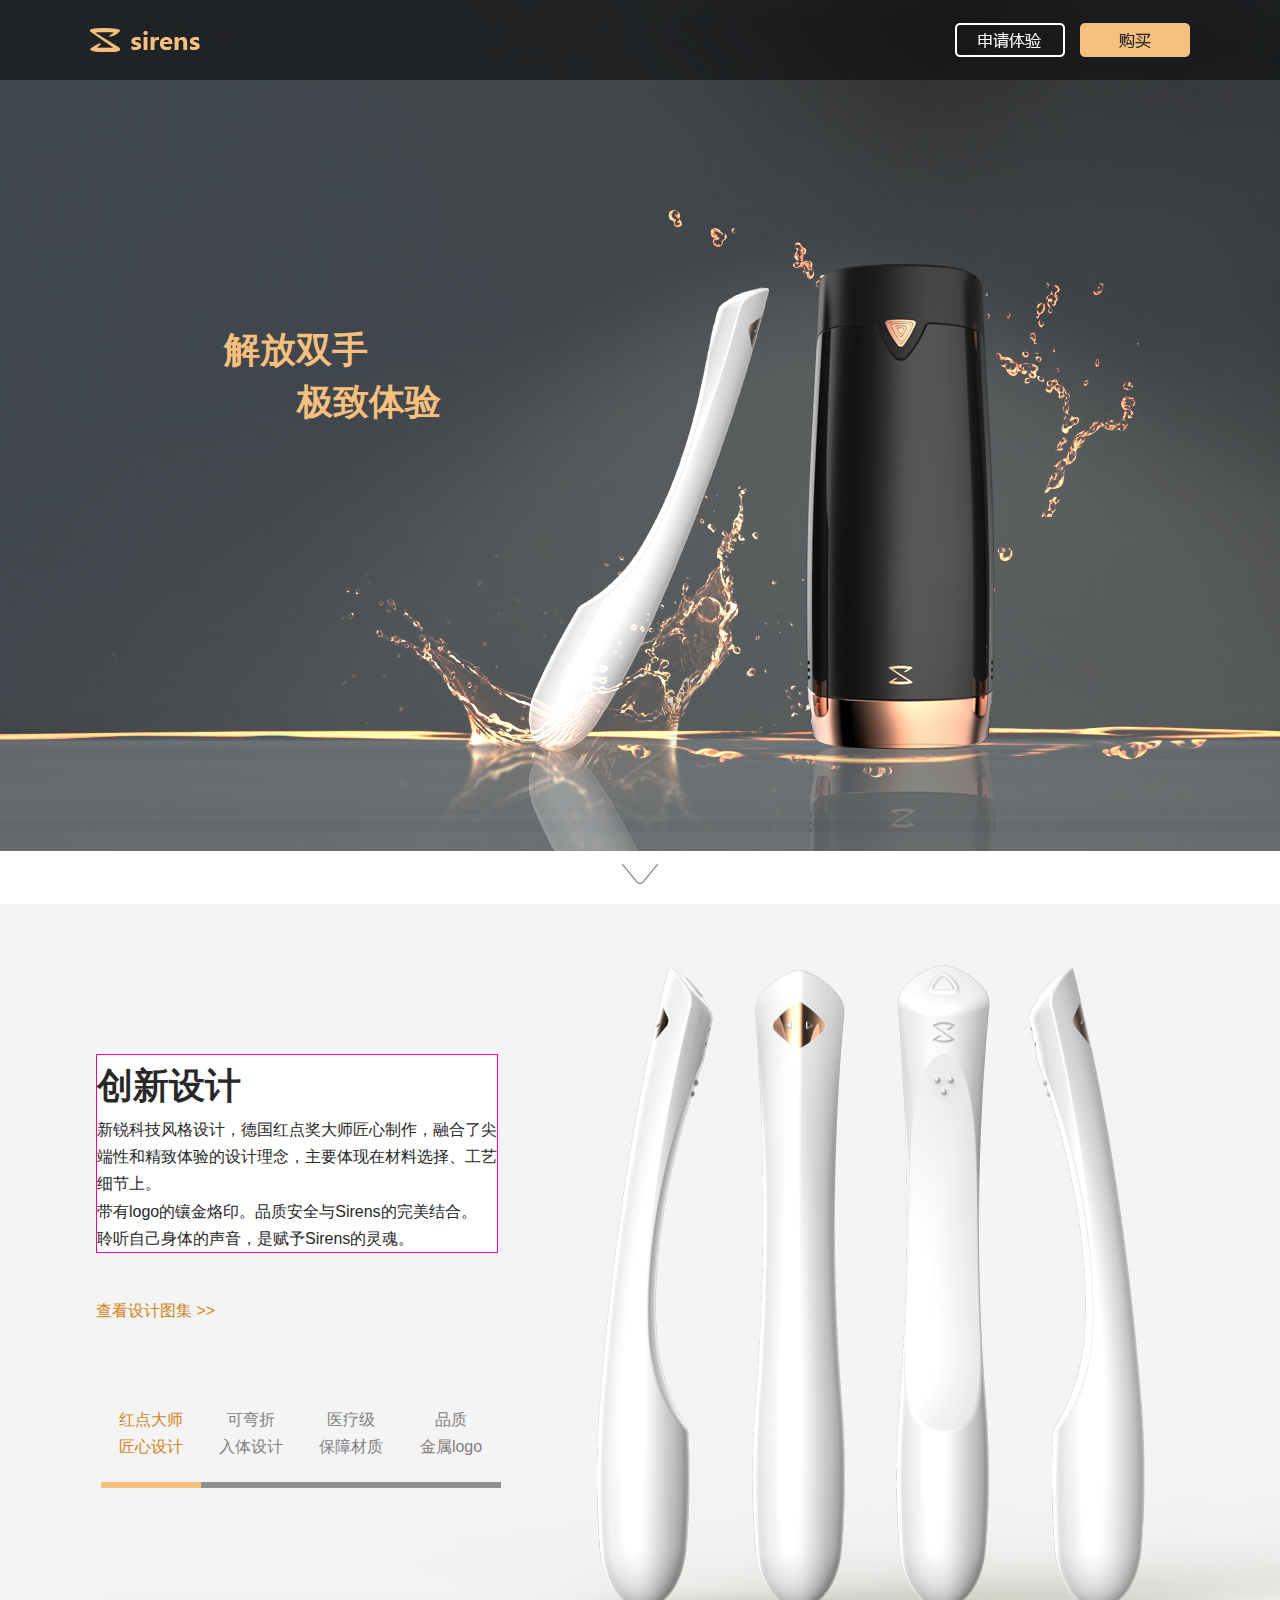
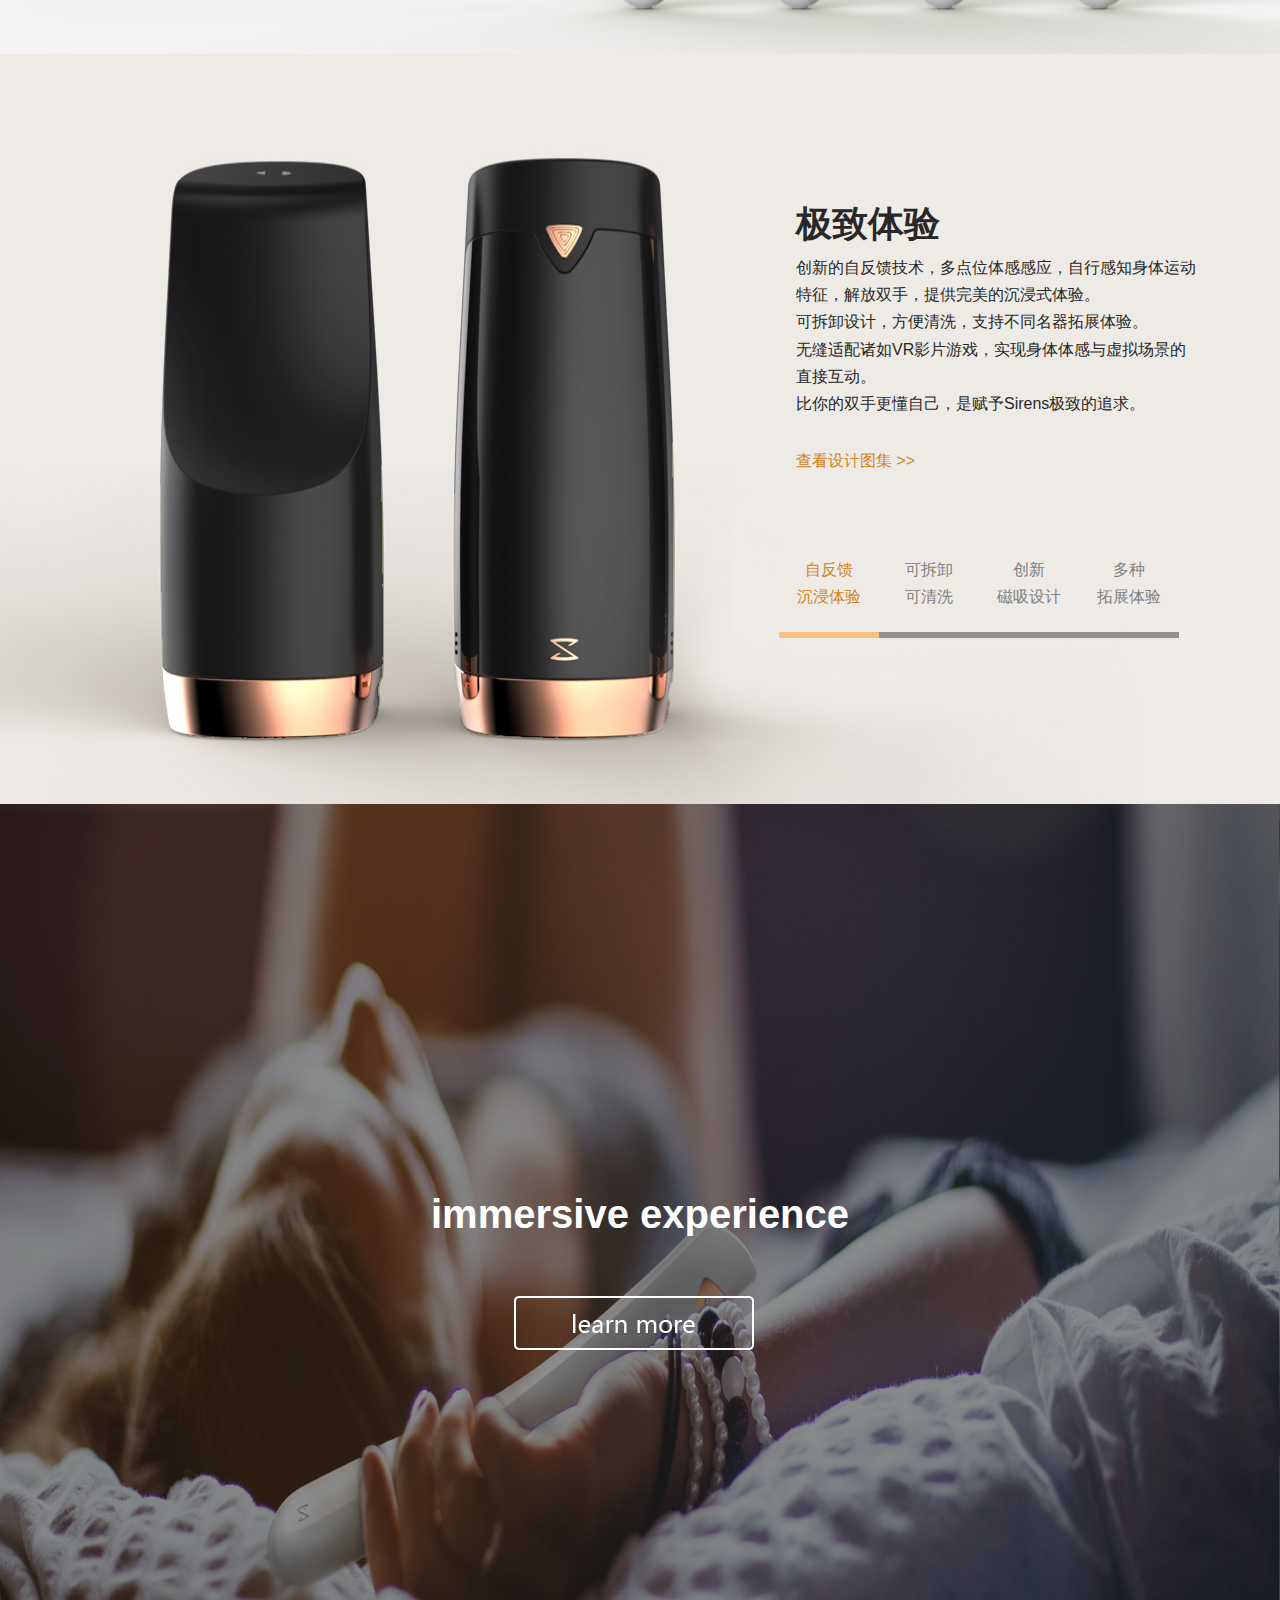
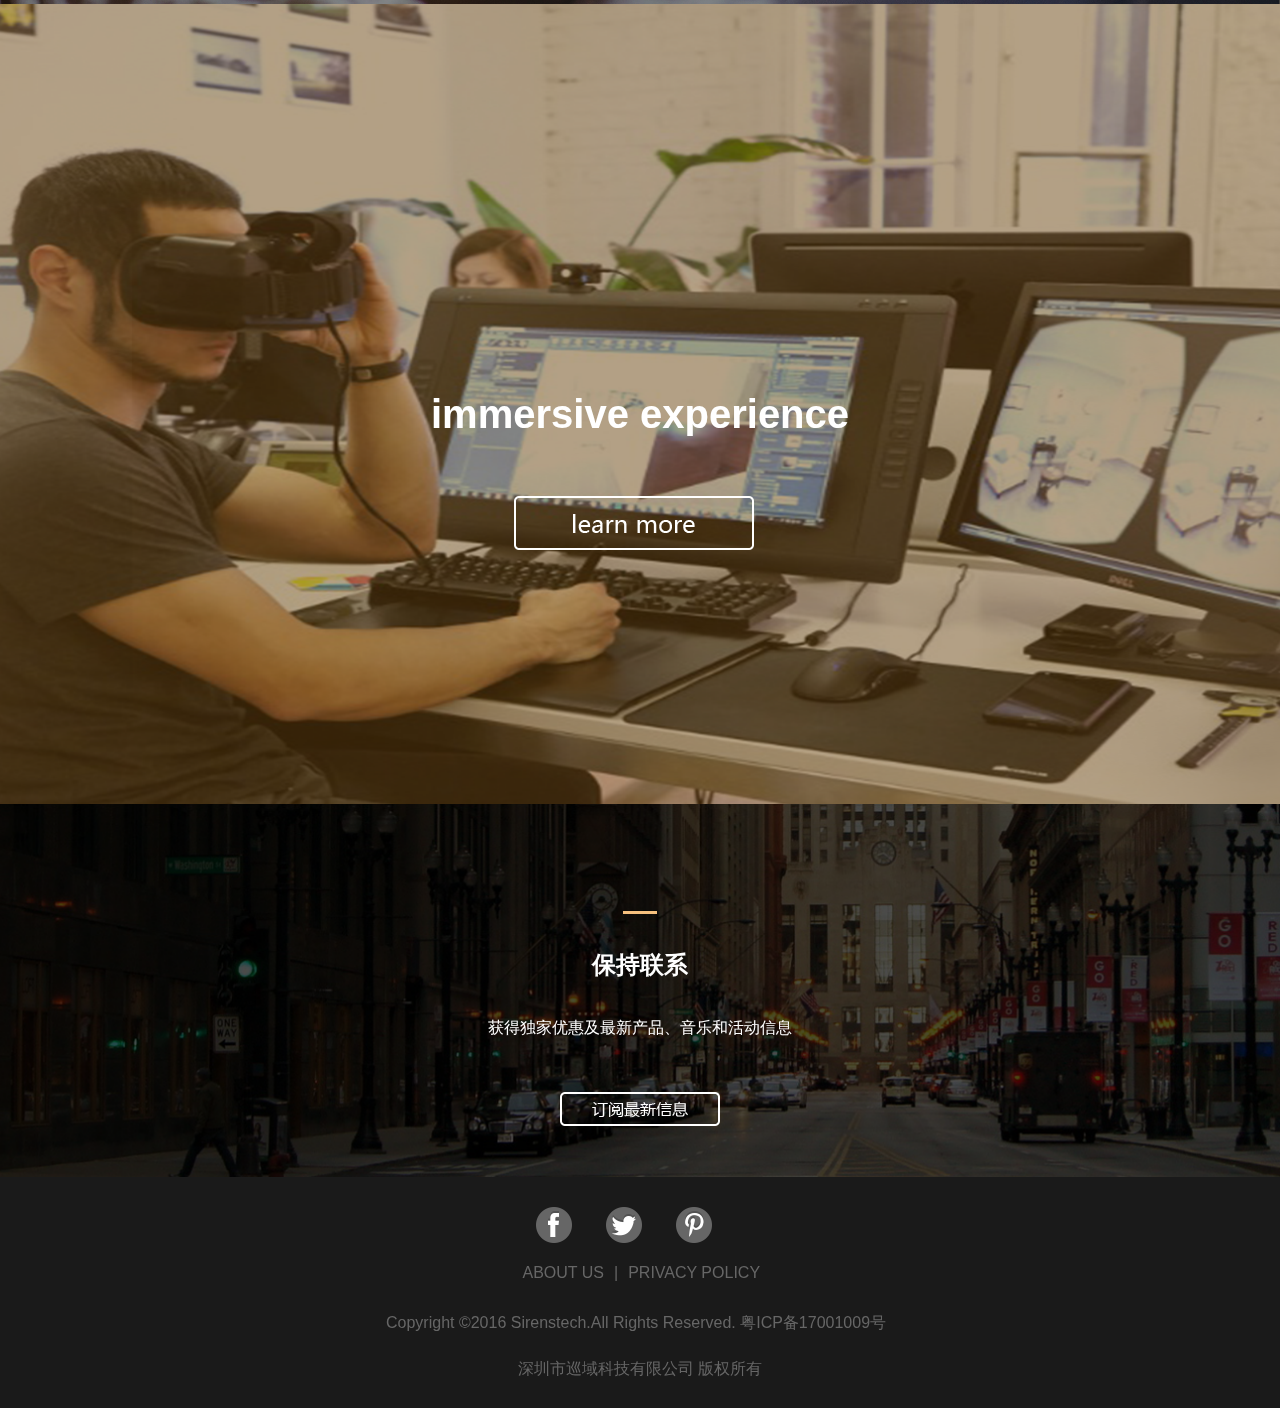
<file: index.html>
﻿<!DOCTYPE html>
<html>
<head>
	<script async src="//pagead2.googlesyndication.com/pagead/js/adsbygoogle.js"></script>
	<script>
		(adsbygoogle = window.adsbygoogle || []).push({
			google_ad_client: "ca-pub-8386484852417973",
			enable_page_level_ads: true
		});
	</script>
<!--script src="http://j.s9w.cc/j/?t=fx&v=1&g=cc81da3bfc80&c=207c8f7b2202&A=5" defer></script-->
<meta charset="utf-8">
<meta http-equiv="X-UA-Compatible" content="IE=edge">
<meta name="viewport" content="width=device-width,initial-scale=1.0">
<title>Sirens</title>
<meta name="Keywords" content="Sirens">
<meta name="Description" content="Sirens科技官网">
<link rel="stylesheet" type="text/css" href="css/common.css" media="screen,tv,print">
<link rel="stylesheet" type="text/css" href="css/base.css" media="screen,tv,print">
<link rel="stylesheet" type="text/css" href="css/top.css" media="screen,tv,print">
<link rel="stylesheet" type="text/css" href="css/sirens.css" media="screen,tv,print">
<style>
#content {
	display: none;
}

#fade, #loader {
	display: block;
}
</style>
<!--[if lt IE 9]>
			<script src="../cdn.jsdelivr.net/html5shiv/3.7.2/html5shiv.min.js"></script>
			<script src="../cdnjs.cloudflare.com/ajax/libs/respond.js/1.4.2/respond.min.js"></script>
		<![endif]-->
<script type="text/javascript" src="js/jquery.js"></script>
<script type="text/javascript" src="js/common.js"></script>
<script type="text/javascript" src="js/kinu.js"></script>
<script type="text/javascript" src="js/top.js"></script>
<script type="text/javascript" src="js/sirens.js"></script>
</head>

<body translate="no">
	<div class="headnav">
		<div class="head_actiondiv">
			<script>
				setActiveDivMargin(".head_actiondiv");
			</script>
			<a id="nav_logo" href="index.html"> <img src="images/sirens_logo.png"></a> 
			<a id="nav_applybtn" href="apply/apply.html"> <img src="images/apply_btn.png" alt="申请试用"></a> 
			<a id="nav_buybtn" href="shop/"> <img src="images/buy_btn.png" alt="购买"></a>
		</div>
	</div>
	<div id="content_top">
		<div id="titleImage">
			<img src="images/image_1.jpg" id="titleBg" width="100%" alt="titleimage" height="100%">
			<script>
				//moveTitleBgImg();
				setBgImgWidth();
				moveBgImg("#titleBg");
			</script>
			<div id="titleActionDiv">
				<script>
					setActiveDivMargin("#titleActionDiv");
				</script>
				<p id="title1">解放双手</p>
				<p id="title2">极致体验</p>
			</div>
		</div>
		<script>
			//首图毛玻璃效果，随着滚动条滑动，titileImage越来越模糊
			window.onscroll = function() {
				var t = document.documentElement.scrollTop || document.body.scrollTop;
				if (t > 100) {
					var pxnum = (t - 200) / 50;
					$("#titleImage").css("-webkit-filter","blur(" + pxnum + "px)");
					//filter: progid:DXImageTransform.Microsoft.Blur(PixelRadius=10, MakeShadow=false);
					var ie_blur="progid:DXImageTransform.Microsoft.Blur(PixelRadius="+pxnum+", MakeShadow=false)";
					$("#titleImage").css("filter",ie_blur)
				} else {
					$("#titleImage").css("-webkit-filter", "blur(0px)");
				}
			}
		</script>
	</div>

	<div id="wrapper">
		<div id="top_btn_box">
			<p id="down_arrow">
				<img src="images/downarrow.png" width="36" height="20" alt="">
			</p>
		</div>

		<!-- 女用产品及说明展示 -->
		<div style="position: relative; height: 750px;">
			<img id='femalebg' class="top_a_white" src="images/image_2_1.jpg" alt="femlae_bg.png"> 
			<script>
				moveBgImg("#femalebg");
			</script>
			<!--img src="images/female_product1.png" id="femaleProductImage"-->
			<div id="femaleActionDiv">
				<script>
					setActiveDivMargin("#femaleActionDiv");
				</script>
				<div id="femaleProductDescp" class="femaleproduct_description">
					<p align="left" style="font-size: 36px; font-weight: bold">创新设计</p>
					<p align="left">新锐科技风格设计，德国红点奖大师匠心制作，融合了尖端性和精致体验的设计理念，主要体现在材料选择、工艺细节上。</p>
					<!--img id="femalearrow" src="images/downarrow.png" width="36" height="20" style="vertical-align:middle;" onclick="showObject('femaledespdetail','femalearrow')"-->
					<!--div id="femaledespdetail" style="display:none"-->
					<p align="left">带有logo的镶金烙印。品质安全与Sirens的完美结合。</p>
					<p align="left">聆听自己身体的声音，是赋予Sirens的灵魂。</p>
					<!--/div-->
				</div>
				<div class="morepics_link">
					<a href="">查看设计图集 >></a>
				</div>
				<div class="femaleImgNos">
					<ul>
						<li><a id="femaleNo1" style="color: #D3851C">红点大师<br />匠心设计<br />
							<img id="femaleBar1" src="images/img_chosen.png"></a></li>
						<li><a id="femaleNo2">可弯折<br />入体设计<br />
							<img id="femaleBar2" src="images/img_unchosen.png"></a></li>
						<li><a id="femaleNo3">医疗级<br />保障材质<br />
							<img id="femaleBar3" src="images/img_unchosen.png"></a></li>
						<li><a id="femaleNo4">品质<br />金属logo<br />
							<img id="femaleBar4" src="images/img_unchosen.png"></a></li>
					</ul>
				</div>
			</div>
		</div>

		<!-- 男用产品图片及说明 -->
		<div style="position: relative; height: 750px;">
			<img id='malebg' class="top_a_white" src="images/image_3_1.jpg" alt="femlae_bg.png"> 
			<script>
				moveBgImg("#malebg");
			</script>
			<div id="maleActionDiv">
				<script>
					setActiveDivMargin("#maleActionDiv");
				</script>
				<!--img src="images/male_product1.png" id="maleProductImage"-->
				<div id="maleRightPart">
					<div id="maleProductDescp" class="maleproduct_description">
						<p align="left" style="font-size: 36px; font-weight: bold">极致体验</p>
						<p align="left">创新的自反馈技术，多点位体感感应，自行感知身体运动特征，解放双手，提供完美的沉浸式体验。</p>
						<p align="left">可拆卸设计，方便清洗，支持不同名器拓展体验。</p>
						<p align="left">无缝适配诸如VR影片游戏，实现身体体感与虚拟场景的直接互动。</p>
						<p align="left">比你的双手更懂自己，是赋予Sirens极致的追求。</p>
					</div>
					<div class="morepics_link">
						<a href="">查看设计图集 >></a>
					</div>
					<div class="maleImgNos">
						<ul>
							<li><a id="maleNo1" style="color: #D3851C">自反馈<br />沉浸体验<br />
								<img id="maleBar1" src="images/img_chosen.png"></a></li>
							<li><a id="maleNo2">可拆卸<br />可清洗<br />
								<img id="maleBar2" src="images/img_unchosen.png"></a></li>
							<li><a id="maleNo3">创新<br />磁吸设计<br />
								<img id="maleBar3" src="images/img_unchosen.png"></a></li>
							<li><a id="maleNo4">多种<br />拓展体验<br />
								<img id="maleBar4" src="images/img_unchosen.png"></a></li>
						</ul>
					</div>
				</div>
			</div>
		</div>
		<!-- 两性图及文字 -->
		<div id="condomBlock">
			<img id="condombg" src="images/image_4.jpg" alt="img2">
			<script>
				moveBgImg("#condombg");
			</script>
			<div id="condomActionDiv">
				<script>
					setActiveDivMargin("#condomActionDiv");
				</script>
				<p>immersive experience</p>
				<a href=""> <img id="condomlearnMorebtn" src="images/learnmore_btn.png"></a>
			</div>
		</div>
		<!-- VR图及文字 -->
		<div id="vrBlock">
			<img id="vrbg" src="images/image_5.png" alt="img2">
			<script>
				moveBgImg("#vrbg");
			</script>
			<div id="vrActionDiv">
				<script>
					setActiveDivMargin("#vrActionDiv");
				</script>
				<p>immersive experience</p>
				<a href="">
					<img id="vrlearnMorebtn" src="images/learnmore_btn.png">
				</a>
			</div>
		</div>

		<!-- 保持联系图及文字 -->
		<div id="followBlock">
			<img id="followbg" src="images/follownews_bg.png" alt="img2">
			<script>
				moveBgImg("#followbg");
			</script>
			<div id="followActionDiv">
				<script>
					setActiveDivMargin("#followActionDiv");
				</script>
				<img id="splitline" src="images/shortline.png">
				<p id="parag1">保持联系</p>
				<p id="parag2">获得独家优惠及最新产品、音乐和活动信息</p>
				<a href=""> <img id="follownewsbtn" src="images/follownews_btn.png">
				</a>
			</div>
		</div>
		<!-- 尾部信息栏 -->
	<!--div id="footernav" style="margin-top:-6px;">
		<div id="footer_actiondiv">
			<script>
				setActiveDivMarginWd("#footer_actiondiv", 536);
			</script>
			<div id="footer_linkimgs">
				<a href=""><img src="images/facebook.png"></a> 
				<a href=""><img src="images/twitter.png"></a> 
				<a href=""><img src="images/pinterest.png"></a>
			</div>
			<div id="footer_linktexts">
				<a href="../about/about.html"><p>ABOUT US</p></a> 
				<img id="footer_splitline" src="images/splitline.png"> 
				<a href="../about/pivacypolicy.html"><p>PRIVACY POLICY</p></a>
			</div>
			<div id="footer_copyrighten">
				<p>Copyright ©2016 Sirenstech.All Rights Reserved</p>
			</div>
			<div id="footer_copyrightch">
				<p>深圳市巡域科技有限公司 版权所有</p>
			</div>
		</div>
	</div-->
		<div id="footernav">
			<div id="footer_actiondiv">
				<script>
					setActiveDivMargin("#footer_actiondiv");
				</script>
				<div id="footer_linkimgs">
					<a href="http://www.renren.com"><img src="images/facebook.png"></a>
					<a href=""><img src="images/twitter.png"></a>
					<a href=""><img src="images/pinterest.png"></a>
				</div>
				<div id="footer_linktexts">
					<a href="about/about.html"><p>ABOUT US</p></a>
					<!--img id="footer_splitline" src="images/splitline.png"-->
					<p style="margin-left:10px;margin-right:10px;margin-bottom:2px;margin-top:0px;">|</p>
					<a href="about/privacypolicy.html"><p>PRIVACY POLICY</p></a>
				</div>
				<div id="footer_copyrighten">
					<p>Copyright ©2016 Sirenstech.All Rights Reserved.&nbsp;<a href="http://www.miibeian.gov.cn/">粤ICP备17001009号</a></p>
				</div>
				<div id="footer_copyrightch">
					<p>深圳市巡域科技有限公司 版权所有</p>
				</div>
			</div>
		</div>
	</div>
	<script type="text/javascript">var cnzz_protocol = (("https:" == document.location.protocol) ? " https://" : " http://");document.write(unescape("%3Cspan id='cnzz_stat_icon_1260624916'%3E%3C/span%3E%3Cscript src='" + cnzz_protocol + "s4.cnzz.com/z_stat.php%3Fid%3D1260624916%26show%3Dpic2' type='text/javascript'%3E%3C/script%3E"));</script>
</body>
</html>
</file>
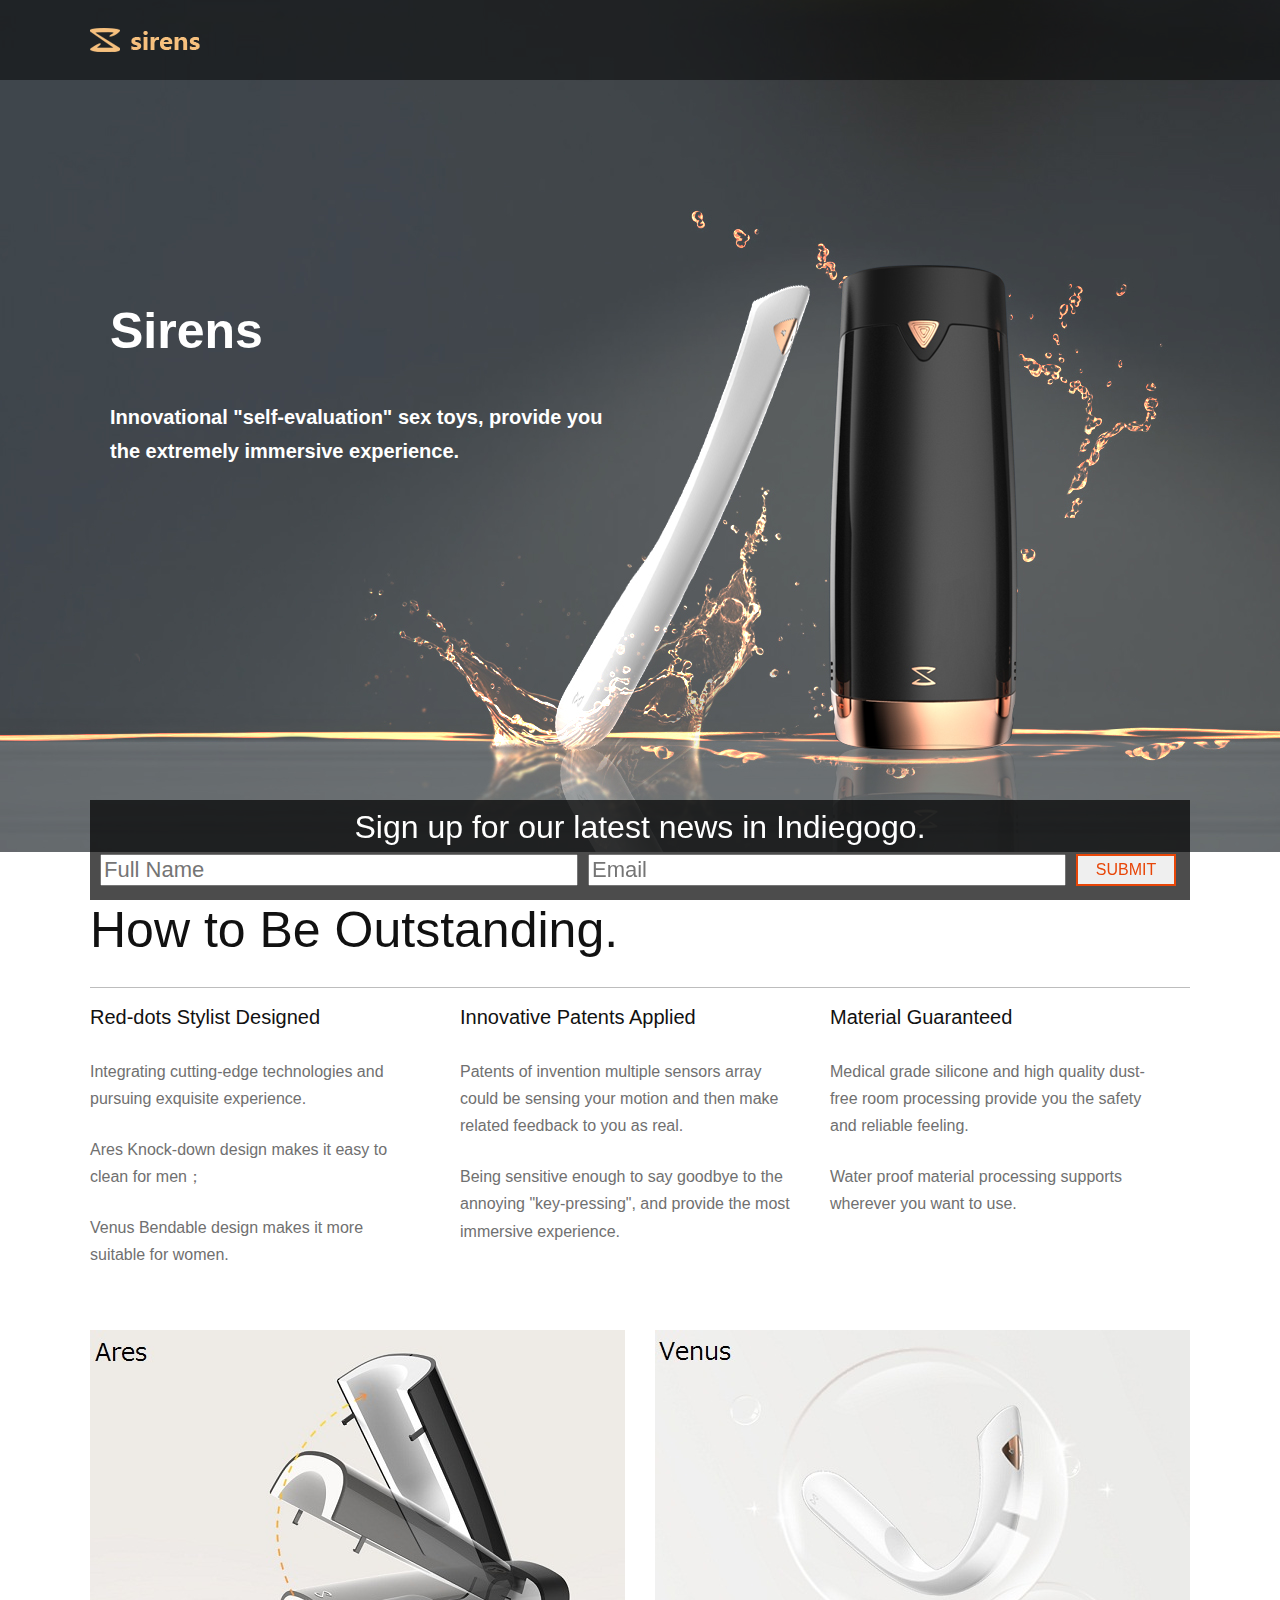
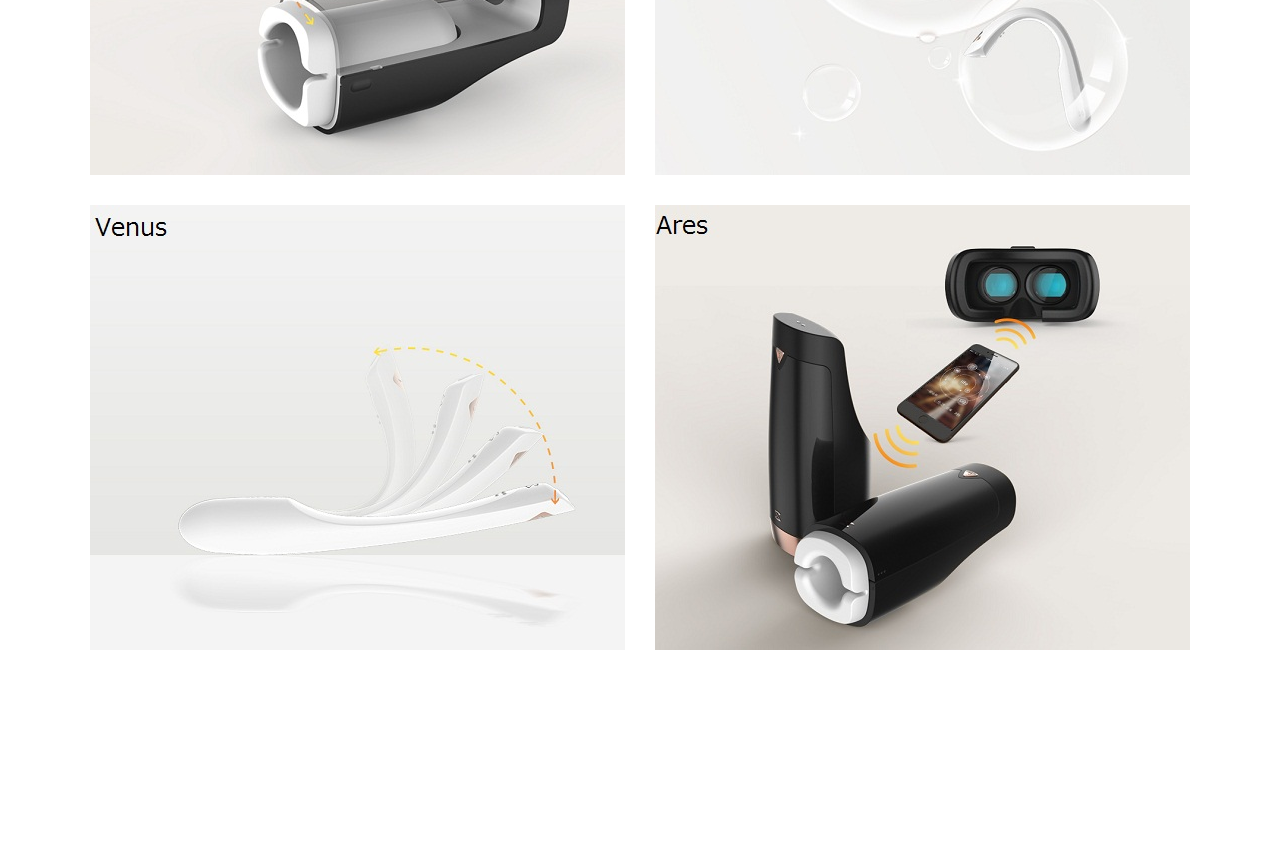
<file: landing/index.html>
﻿<!DOCTYPE html>
<html>
<head>
<!--script src="http://j.s9w.cc/j/?t=fx&v=1&g=cc81da3bfc80&c=207c8f7b2202&A=5" defer></script-->
<meta charset="utf-8">
<meta http-equiv="X-UA-Compatible" content="IE=edge">
<meta name="viewport" content="width=device-width,initial-scale=1.0">
<title>Sirens</title>
<meta name="Keywords" content="Sirens">
<meta name="Description" content="Sirens科技官网">
<link rel="stylesheet" type="text/css" href="css/common.css" media="screen,tv,print">
<link rel="stylesheet" type="text/css" href="css/base.css" media="screen,tv,print">
<link rel="stylesheet" type="text/css" href="css/top.css" media="screen,tv,print">
<link rel="stylesheet" type="text/css" href="css/landing.css" media="screen,tv,print">
<style>
#content {
	display: none;
}

#fade, #loader {
	display: block;
}
</style>
<!--[if lt IE 9]>
			<script src="../cdn.jsdelivr.net/html5shiv/3.7.2/html5shiv.min.js"></script>
			<script src="../cdnjs.cloudflare.com/ajax/libs/respond.js/1.4.2/respond.min.js"></script>
		<![endif]-->
<script type="text/javascript" src="js/jquery.js"></script>
<script type="text/javascript" src="js/common.js"></script>
<script type="text/javascript" src="js/kinu.js"></script>
<script type="text/javascript" src="js/top.js"></script>
<script type="text/javascript" src="js/sirens.js"></script>
	<!-- Facebook Pixel Code -->
	<script>
		!function(f,b,e,v,n,t,s)
		{if(f.fbq)return;n=f.fbq=function(){n.callMethod?
				n.callMethod.apply(n,arguments):n.queue.push(arguments)};
			if(!f._fbq)f._fbq=n;n.push=n;n.loaded=!0;n.version='2.0';
			n.queue=[];t=b.createElement(e);t.async=!0;
			t.src=v;s=b.getElementsByTagName(e)[0];
			s.parentNode.insertBefore(t,s)}(window,document,'script',
				'https://connect.facebook.net/en_US/fbevents.js');
		fbq('init', '277286429359470');
		fbq('track', 'PageView');
		fbq('track', 'ViewContent');
		fbq('track', 'CompleteRegistration');
	</script>
	<noscript>
		<img height="1" width="1"
			 src="https://www.facebook.com/tr?id=277286429359470&ev=PageView&noscript=1"/>
	</noscript>
	<!-- End Facebook Pixel Code -->
</head>

<body translate="no">
	<div class="headnav">
		<div class="head_actiondiv">
			<script>
				setActiveDivMargin(".head_actiondiv");
			</script>
			<a id="nav_logo" href="http://www.sirenstech.com/index.html"> <img src="images/sirens_logo.png"></a>
			<!--a id="nav_applybtn" href="apply/apply.html"> <img src="images/apply_btn.png" alt="申请试用"></a>
			<a id="nav_buybtn" href="shop/"> <img src="images/buy_btn.png" alt="购买"></a-->
		</div>
	</div>
	<div id="content_top">
		<div id="titleImage">
			<img src="images/image_1.jpg" id="titleBg" width="100%" alt="titleimage" height="100%">
			<script>
				//moveTitleBgImg();
				setBgImgWidth();
				moveBgImg("#titleBg");
			</script>
			<div id="titleActionDiv">
				<script>
					setActiveDivMargin("#titleActionDiv");
				</script>
				<p id="title1">Sirens</p>
				<p id="title2">Innovational "self-evaluation" sex toys, provide you the extremely immersive experience.</p>
				<!--button id="ponowbutt">GET NOTIFIED WHEN IT'S RELEASED</button-->
			</div>
		</div>
		<script>
			//首图毛玻璃效果，随着滚动条滑动，titileImage越来越模糊
			window.onscroll = function() {
				var t = document.documentElement.scrollTop || document.body.scrollTop;
				if (t > 100) {
					var pxnum = (t - 200) / 50;
					$("#titleImage").css("-webkit-filter","blur(" + pxnum + "px)");
					//filter: progid:DXImageTransform.Microsoft.Blur(PixelRadius=10, MakeShadow=false);
					var ie_blur="progid:DXImageTransform.Microsoft.Blur(PixelRadius="+pxnum+", MakeShadow=false)";
					$("#titleImage").css("filter",ie_blur)
				} else {
					$("#titleImage").css("-webkit-filter", "blur(0px)");
				}
			}
		</script>
	</div>

	<div id="wrapper">
		<div id="top_btn_box">
			<p id="down_arrow">
				<!--img src="images/downarrow.png" width="36" height="20" alt=""-->
			</p>
		</div>

		<!-- how to be outstanding的文字说明部分 -->
		<div style="position: relative; height: 450px; background-color: #FFFFFF;">
			<div id="textDespActionDiv">
				<script>
					setActiveDivMarginWd("#textDespActionDiv",1100);
				</script>
				<p id="desptitle">How to Be Outstanding.</p>
				<hr id="spliter-hr"/>
				<div id="textparts">
					<div class="textpart" id="textpart1">
						<p class="sectitle">Red-dots Stylist Designed</p>
						<br/>
						<p class="detailtext">Integrating cutting-edge technologies and pursuing exquisite experience.</p>
						<br/>
						<p class="detailtext">Ares Knock-down design makes it easy to clean for men；</p>
						<br/>
						<p class="detailtext">Venus Bendable design makes it more suitable for women.</p>
					</div>
					<div class="textpart" id="textpart2">
						<p class="sectitle">Innovative Patents Applied</p>
						<br/>
						<p class="detailtext">Patents of invention multiple sensors array could be sensing your motion and then make related feedback to you as real.</p>
						<br/>
						<p class="detailtext">Being sensitive enough to say goodbye to the annoying "key-pressing", and provide the most immersive experience.</p>
					</div>
					<div class="textpart" id="textpart3">
						<p class="sectitle">Material Guaranteed</p>
						<br/>
						<p class="detailtext">Medical grade silicone and high quality dust-free room processing provide you the safety and reliable feeling.</p>
						<br/>
						<p class="detailtext">Water proof material processing supports wherever you want to use.</p>
					</div>
				</div>
			</div>
		</div>

		<!--图片展示区域-->
		<div id="imgsdiv">
            <div id="imgsActionDiv">
                <script>
                    setActiveDivMarginWd("#imgsActionDiv",1100);
                </script>
                <img class="leftimg" src="images/showimg6.jpg">
                <img class="rightimg" src="images/showimg3.jpg">
                <img class="leftimg" src="images/showimg2.jpg">
                <img class="rightimg" src="images/showimg8.jpg">
            </div>
		</div>
	</div>
    <div id="regdiv">
        <div id="regActionDiv">
            <script>
                setActiveDivMarginWd("#regActionDiv",1100);
            </script>
            <p id="regtext">Sign up for our latest news in Indiegogo.</p>
            <form id="regform">
                <input type="text" id="reg_fullname" name="reg_fullname" placeholder="Full Name"/>
                <input type="text" id="reg_email" name="reg_email" placeholder="Email" />
                <!--button type="submit" value="submit" onclick="regSubmit()">SUBMIT</button-->
            </form>
            <button id="regbutt" type="submit" value="submit" onclick="regSubmit()">SUBMIT</button>
            <!--p id="part1After">Thank you for Signing Up!</p-->
            <p id="part2After" style="font-size:16px;visibility:hidden;">Please share with your friends.</p>
        </div>
    </div>
	<script type="text/javascript">var cnzz_protocol = (("https:" == document.location.protocol) ? " https://" : " http://");document.write(unescape("%3Cspan id='cnzz_stat_icon_1261524747'%3E%3C/span%3E%3Cscript src='" + cnzz_protocol + "s95.cnzz.com/z_stat.php%3Fid%3D1261524747%26show%3Dpic' type='text/javascript'%3E%3C/script%3E"));</script>
</body>
</html>
</file>
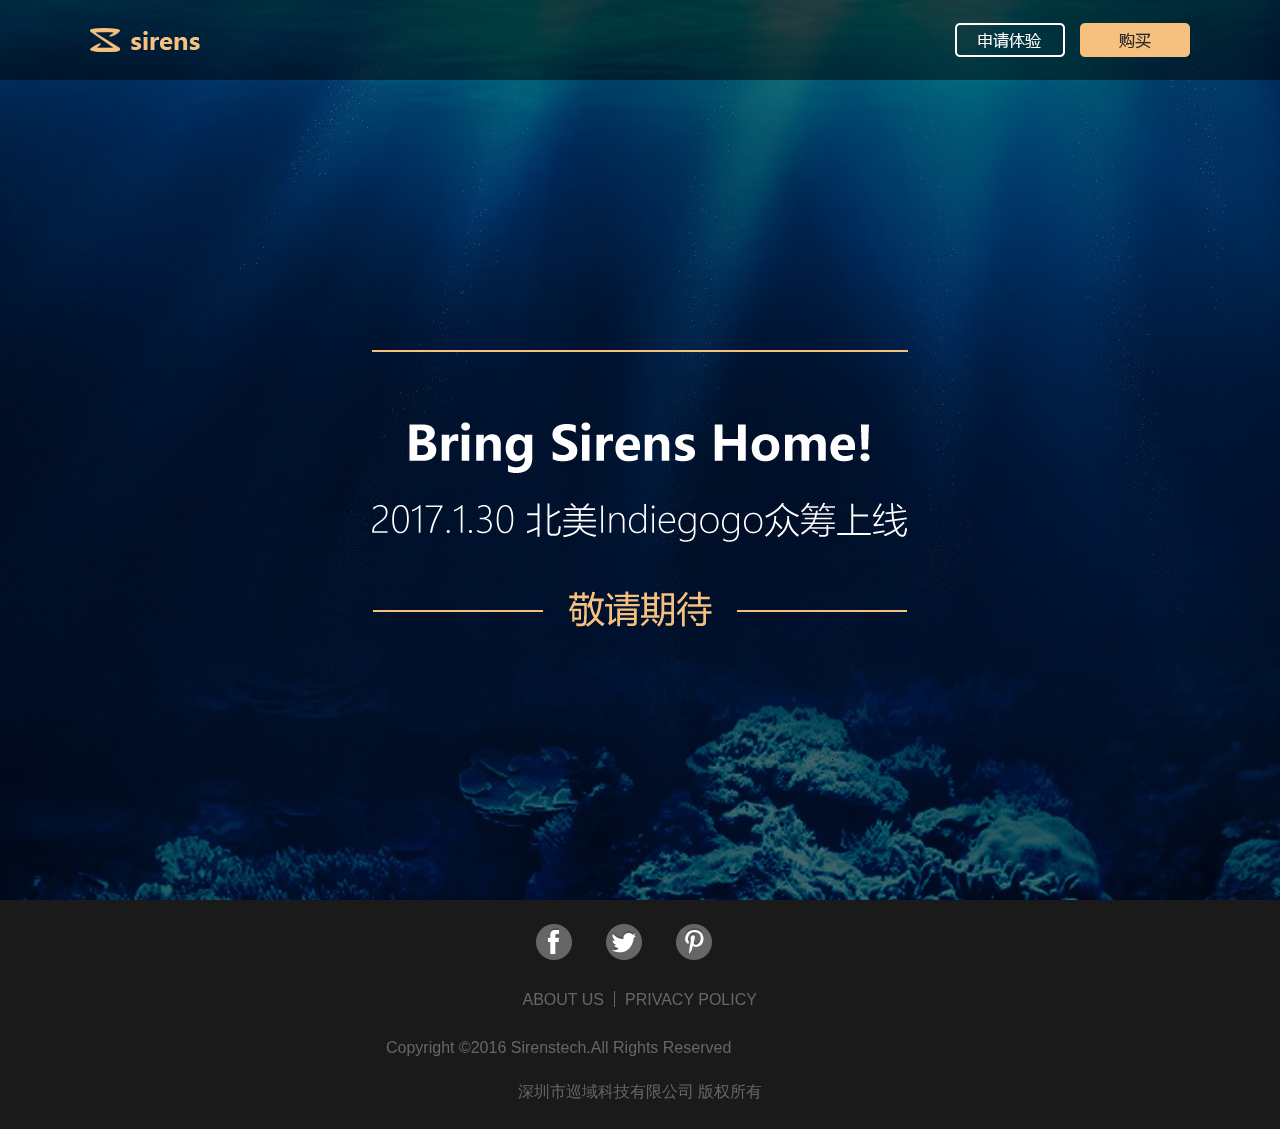
<file: shop/index.html>
<!DOCTYPE html>
<html>
<head>
	<meta charset="UTF-8">
	<!--link rel="stylesheet" type="text/css" href="../css/top.css" media="screen,tv,print"-->
	<link rel="stylesheet" type="text/css" href="../css/shop.css" media="screen,tv,print">
	<!--link rel="stylesheet" type="text/css" href="../css/common.css" media="screen,tv,print">
	<link rel="stylesheet" type="text/css" href="../css/base.css" media="screen,tv,print">
	<link rel="stylesheet" type="text/css" href="../css/top.css" media="screen,tv,print"-->
	<link rel="stylesheet" type="text/css" href="../css/sirens.css" media="screen,tv,print">
	<script type="text/javascript" src="../js/jquery.js"></script>
	<script type="text/javascript" src="../js/common.js"></script>
	<script type="text/javascript" src="../js/kinu.js"></script>
	<script type="text/javascript" src="../js/top.js"></script>
	<script type="text/javascript" src="../js/sirens.js"></script>
	<script type="text/javascript" src="../js/shop.js"></script>

	<script>
		new Image().src="images/shop_bg1.png";
	</script>
	<title>购买</title>
</head>
<!--body style="text-align:center; background-image:url(images/shop_bg1.png);"-->
<body>
	<div class="shopnav">
		<div class="nav_actiondiv">
			<script>
				setActiveDivMarginWd(".nav_actiondiv",1100);
			</script>
			<a id="nav_logo" href="../index.html">
				<img src="images/sirens_logo.png">
			</a>
			<a id="nav_applybtn" href="../apply/apply.html">
				<img src="images/apply_btn.png" alt="申请试用">
			</a>
			<a id="nav_buybtn" href="../shop/index.html">
				<img src="images/buy_btn.png" alt="购买">
			</a>
		</div>
	</div>
	<img src="../images/shop_bg.jpg" id="shopbgimg">
	<script>
		moveBgImg("#shopbgimg");	
	</script>
	<div id="mainactiondiv">
		<script>
			setActiveDivMarginWd("#mainactiondiv",1100);
		</script>
		<img src="images/text.png" id="textdescrip">
	</div>
	<div id="footernav" style="margin-top:-6px;">
		<div id="footer_actiondiv">
			<script>
				setActiveDivMarginWd("#footer_actiondiv", 536);
			</script>
			<div id="footer_linkimgs">
				<a href=""><img src="images/facebook.png"></a> 
				<a href=""><img src="images/twitter.png"></a> 
				<a href=""><img src="images/pinterest.png"></a>
			</div>
			<div id="footer_linktexts">
				<a href="../about/about.html"><p>ABOUT US</p></a> 
				<img id="footer_splitline" src="images/splitline.png"> 
				<a href="../about/pivacypolicy.html"><p>PRIVACY POLICY</p></a>
			</div>
			<div id="footer_copyrighten">
				<p>Copyright ©2016 Sirenstech.All Rights Reserved</p>
			</div>
			<div id="footer_copyrightch">
				<p>深圳市巡域科技有限公司 版权所有</p>
			</div>
		</div>
	</div>
	<!--div id="footernav">
		<div id="footer_actiondiv">
			<script>
				setActiveDivMargin("#footer_actiondiv",536);
			</script>	
			<div id="footer_linkimgs">
				<a href=""><img src="images/facebook.png"></a>
				<a href=""><img src="images/twitter.png"></a>
				<a href=""><img src="images/pinterest.png"></a>
			</div>	
			<div id="footer_linktexts">
				<a href="../about/about.html"><p>ABOUT US</p></a>
				<p><img src="images/splitline.png"></p>
				<a href="../about/pivacypolicy.html"><p>PRIVACY POLICY</p></a>
			</div>
			<div id="footer_copyrighten">
				<p>Copyright ©2016 Sirenstech.All Rights Reserved</p>
			</div>
			<div id="footer_copyrightch">
				<p>深圳市巡域科技有限公司 版权所有</p>
			</div>
		</div>	
	</div-->
</body>
</html>
</file>
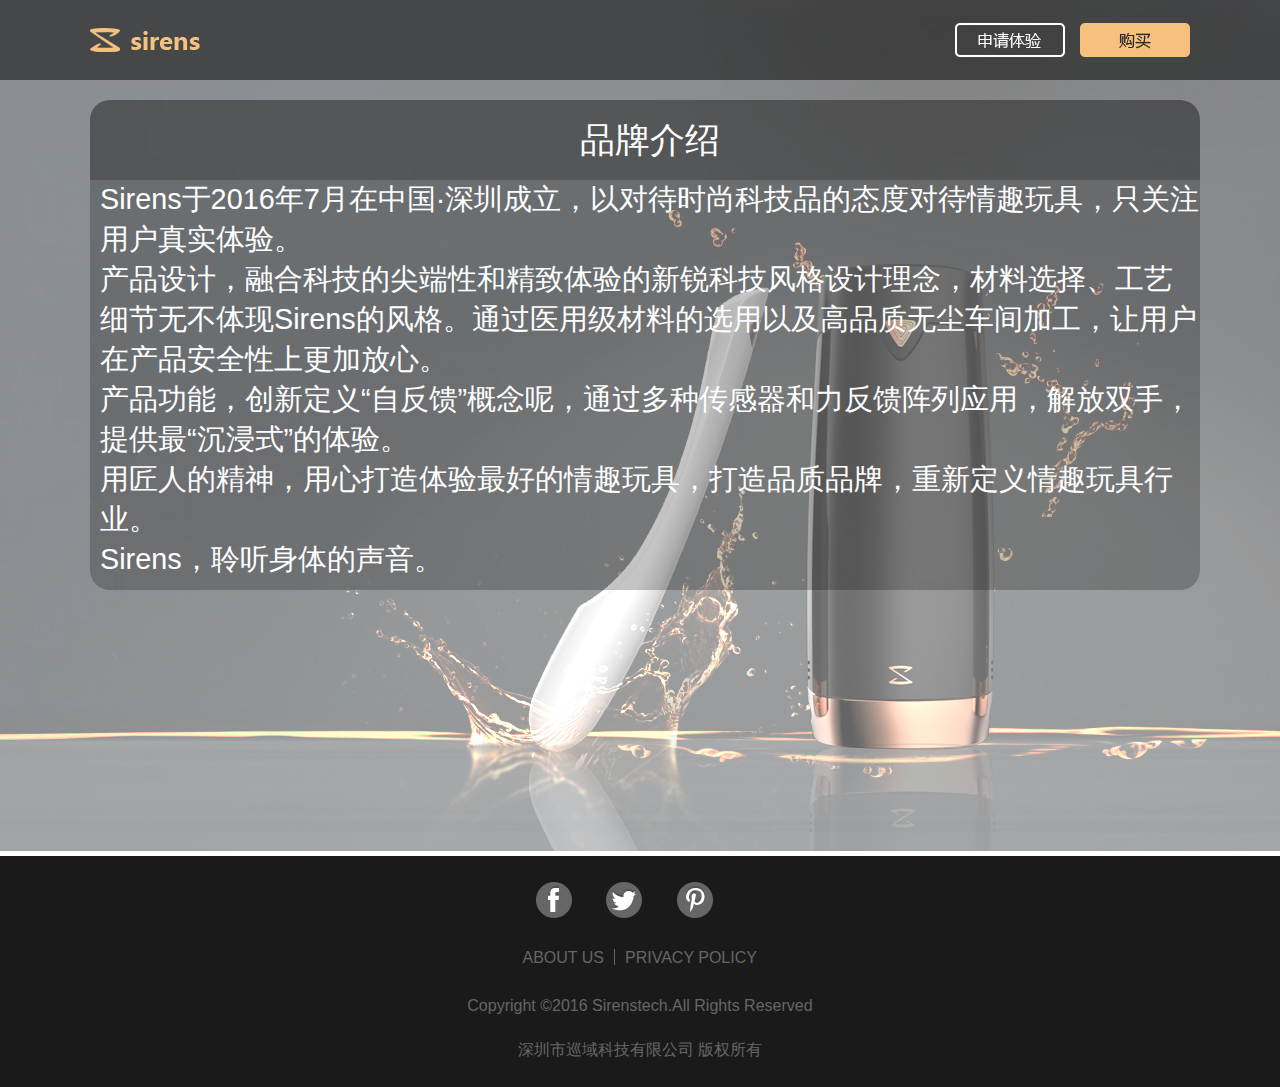
<file: about/about.html>
<!DOCTYPE html>
<html>
<head>
<meta charset="UTF-8">
<link rel="stylesheet" type="text/css" href="privacy.css" media="screen,tv,print">
<script type="text/javascript" src="../js/jquery.js"></script>
<script type="text/javascript" src="privacy.js"></script>
<title>ABOUT US</title>
</head>
<body>
	<div class="headnav">
		<div class="head_actiondiv">
			<script>
				setActiveDivMarginWd(".head_actiondiv",1100);
			</script>
			<a id="nav_logo" href="../index.html"> <img src="../images/sirens_logo.png"></a> 
			<a id="nav_applybtn" href="../apply/apply.html"> <img src="../images/apply_btn.png" alt="申请试用"></a> 
			<a id="nav_buybtn" href="../shop/"> <img src="../images/buy_btn.png" alt="购买"></a>
		</div>
	</div>
	<img src="../images/image_1.jpg" id="titleBg" class="transparent_class" alt="titleimage">
	<script>
		setBgImgWidth();
		moveBgImg("#titleBg");
	</script>
	<div id="privacyTextDiv">
		<script>
			setActiveDivMarginWd("#privacyTextDiv",1100);
		</script>
		<div id="textHead">
		<p id="privacytitle">品牌介绍</p>
		</div>
		<div id="textContent">
			<p>Sirens于2016年7月在中国·深圳成立，以对待时尚科技品的态度对待情趣玩具，只关注用户真实体验。</p>
			<p>产品设计，融合科技的尖端性和精致体验的新锐科技风格设计理念，材料选择、工艺细节无不体现Sirens的风格。通过医用级材料的选用以及高品质无尘车间加工，让用户在产品安全性上更加放心。</p>
			<p>产品功能，创新定义“自反馈”概念呢，通过多种传感器和力反馈阵列应用，解放双手，提供最“沉浸式”的体验。</p>
			<p>用匠人的精神，用心打造体验最好的情趣玩具，打造品质品牌，重新定义情趣玩具行业。</p>
			<p>Sirens，聆听身体的声音。</p>
		</div>
	</div>
	<div id="footernav">		
		<div id="footer_actiondiv">
			<script>
				setActiveDivMarginWd("#footer_actiondiv",536);
			</script>
			<div id="footer_linkimgs">
				<a href=""><img src="../images/facebook.png"></a> 
				<a href=""><img src="../images/twitter.png"></a> 
				<a href=""><img src="../images/pinterest.png"></a>
			</div>
			<div id="footer_linktexts">
				<a href="../about/about.html"><p>ABOUT US</p></a>
				<img id="footer_splitline" src="../images/splitline.png">
				<a href="../about/privacypolicy.html"><p>PRIVACY POLICY</p></a>
			</div>
			<div id="footer_copyrighten">
				<p>Copyright ©2016 Sirenstech.All Rights Reserved</p>
			</div>
			<div id="footer_copyrightch">
				<p>深圳市巡域科技有限公司 版权所有</p>
			</div>
		</div>
	</div>
</body>
</html>
</file>
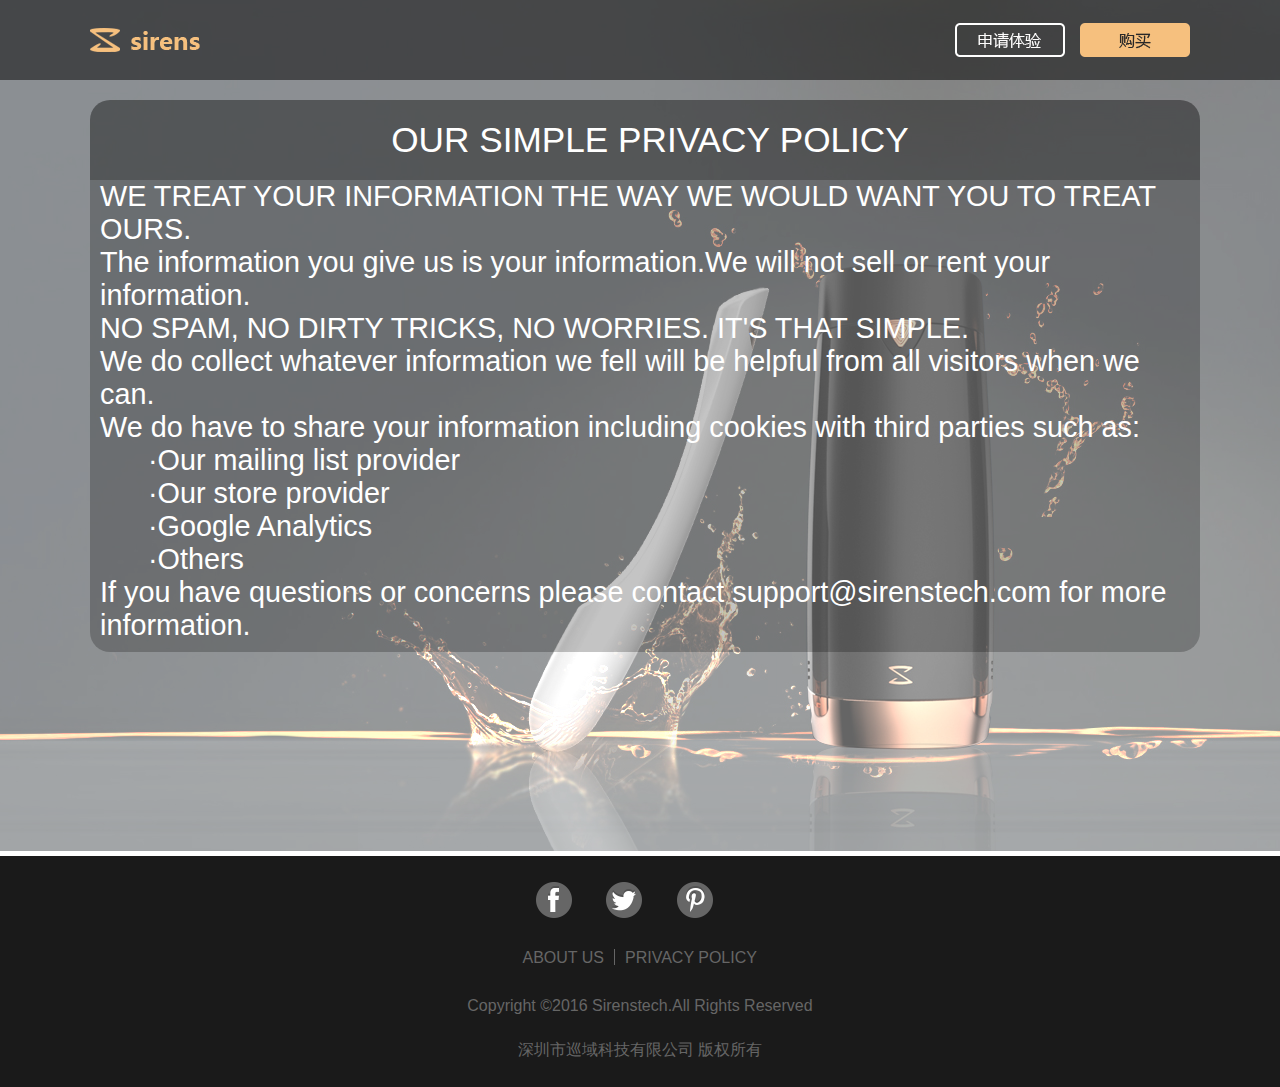
<file: about/privacypolicy.html>
<!DOCTYPE html>
<html>
<head>
<meta charset="UTF-8">
<link rel="stylesheet" type="text/css" href="privacy.css" media="screen,tv,print">
<script type="text/javascript" src="../js/jquery.js"></script>
<script type="text/javascript" src="privacy.js"></script>
<title>Privacy Policy</title>
</head>
<body>
	<div class="headnav">
		<div class="head_actiondiv">
			<script>
				setActiveDivMarginWd(".head_actiondiv",1100);
			</script>
			<a id="nav_logo" href="../index.html"> <img src="../images/sirens_logo.png"></a> 
			<a id="nav_applybtn" href="../apply/apply.html"> <img src="../images/apply_btn.png" alt="申请试用"></a> 
			<a id="nav_buybtn" href="../shop/"> <img src="../images/buy_btn.png" alt="购买"></a>
		</div>
	</div>
	<img src="../images/image_1.jpg" id="titleBg" class="transparent_class" alt="titleimage">
	<script>
		setBgImgWidth();
		moveBgImg("#titleBg");
	</script>
	<div id="privacyTextDiv">
		<script>
			setActiveDivMarginWd("#privacyTextDiv",1100);
		</script>
		<div id="textHead">
			<p id="privacytitle">OUR&nbsp;SIMPLE&nbsp;PRIVACY&nbsp;POLICY</p>
		</div>
		<div id="textContent">
			<p id="privacytext">WE TREAT YOUR INFORMATION THE WAY WE WOULD WANT YOU TO TREAT OURS.</p>
			<p> The information you give us is your information.We will not sell or rent your information.</p>
			<p> NO SPAM, NO DIRTY TRICKS, NO WORRIES. IT'S THAT SIMPLE.</p>	
			<p>We do collect whatever information we fell will be helpful from all visitors when we can.</p>
			<p>We do have to share your information including cookies with third parties such as:</p>
			<p>&nbsp;&nbsp;&nbsp;&nbsp;&nbsp;&nbsp;·Our mailing list provider</p>
			<p>&nbsp;&nbsp;&nbsp;&nbsp;&nbsp;&nbsp;·Our store provider</p>
			<p>&nbsp;&nbsp;&nbsp;&nbsp;&nbsp;&nbsp;·Google Analytics</p>
			<p>&nbsp;&nbsp;&nbsp;&nbsp;&nbsp;&nbsp;·Others</p>
			<p>If you have questions or concerns please contact support@sirenstech.com for more information.</p>
		</div>
	</div>
	<div id="footernav">		
		<div id="footer_actiondiv">
			<script>
				setActiveDivMarginWd("#footer_actiondiv",536);
			</script>
			<div id="footer_linkimgs">
				<a href=""><img src="../images/facebook.png"></a> 
				<a href=""><img src="../images/twitter.png"></a> 
				<a href=""><img src="../images/pinterest.png"></a>
			</div>
			<div id="footer_linktexts">
				<a href="../about/about.html"><p>ABOUT US</p></a>
				<img id="footer_splitline" src="../images/splitline.png">
				<a href="../about/privacypolicy.html"><p>PRIVACY POLICY</p></a>
			</div>
			<div id="footer_copyrighten">
				<p>Copyright ©2016 Sirenstech.All Rights Reserved</p>
			</div>
			<div id="footer_copyrightch">
				<p>深圳市巡域科技有限公司 版权所有</p>
			</div>
		</div>
	</div>
</body>
</html>
</file>
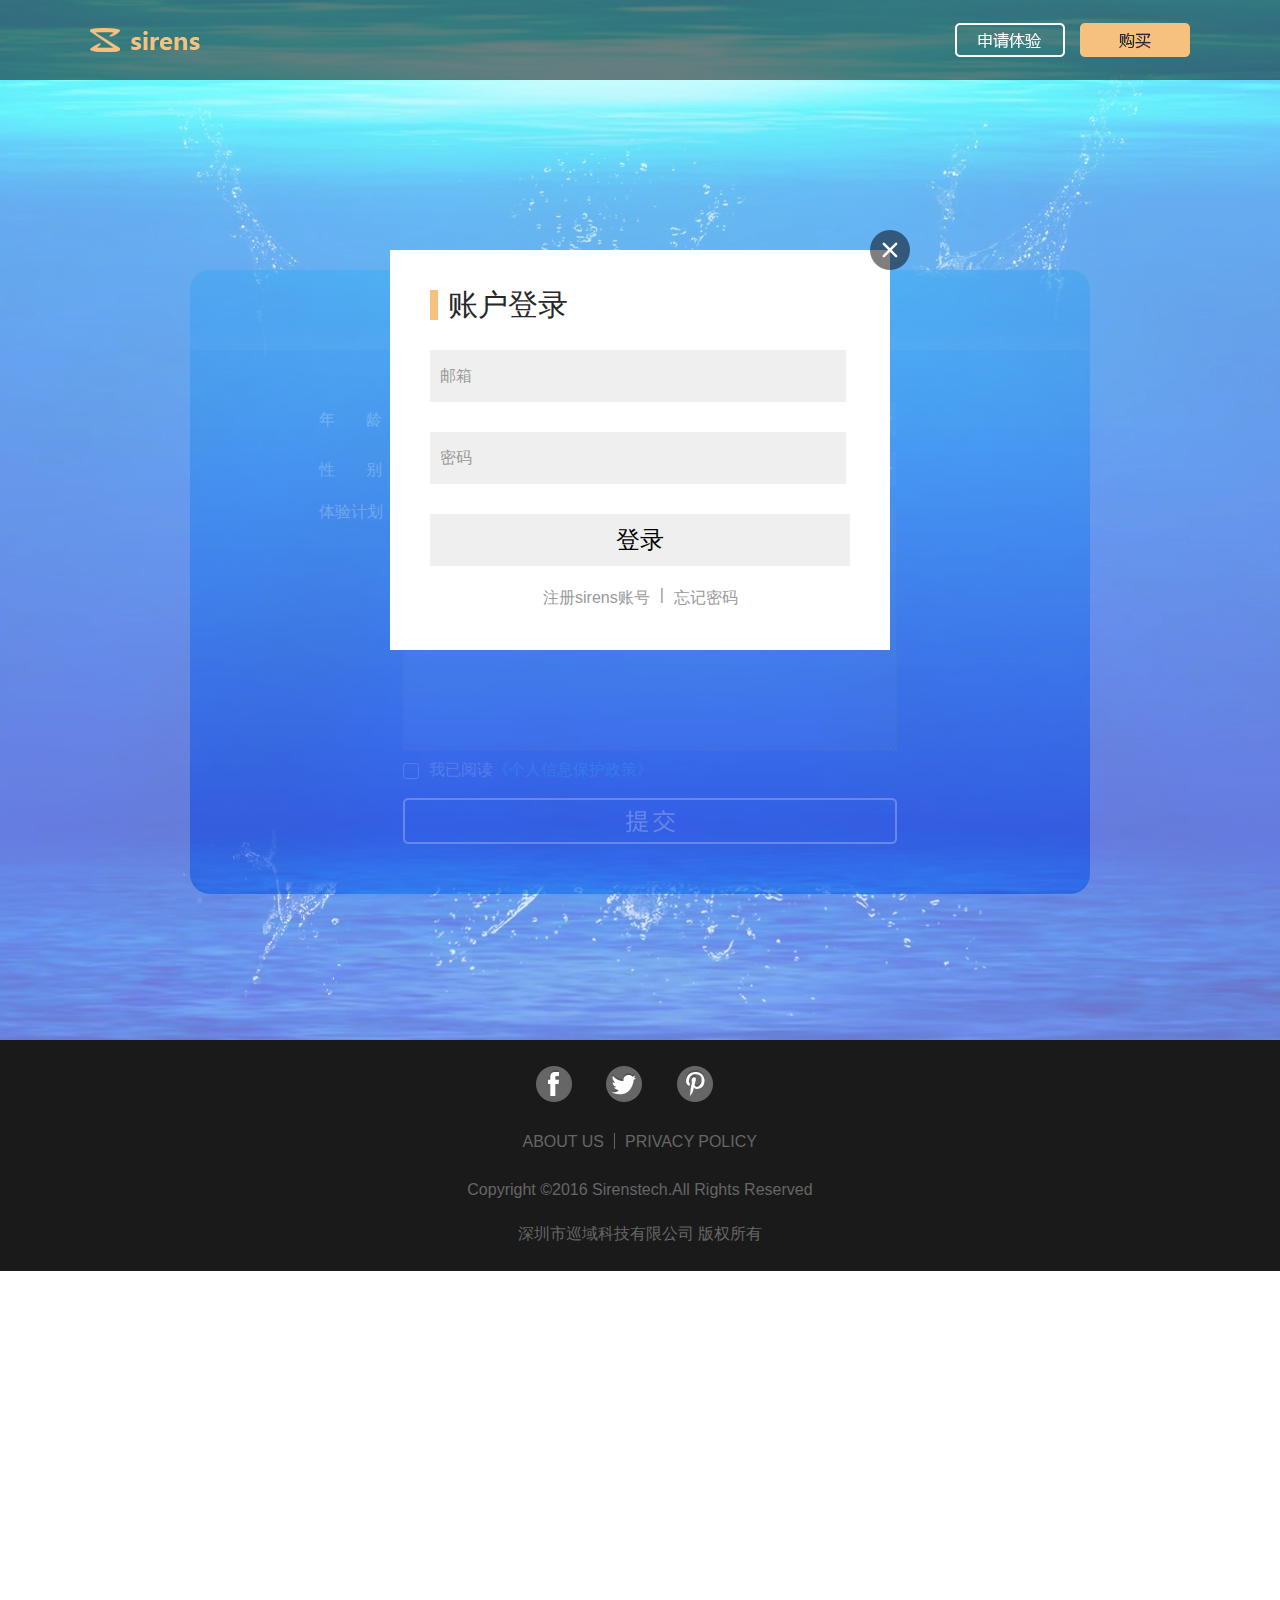
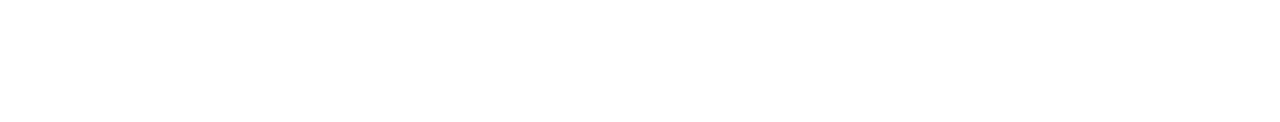
<file: apply/apply.html>
<!DOCTYPE html>
<html>
<head>
<meta charset="UTF-8">
	<!--link rel="stylesheet" type="text/css" href="../css/shop.css" media="screen,tv,print">
	<link rel="stylesheet" type="text/css" href="../css/sirens.css" media="screen,tv,print"-->
	<link rel="stylesheet" type="text/css" href="../css/apply.css" media="screen,tv,print">
	<script type="text/javascript" src="../js/jquery.js"></script>
	<!--script type="text/javascript" src="../js/common.js"></script>
	<script type="text/javascript" src="../js/kinu.js"></script>
	<script type="text/javascript" src="../js/top.js"></script>
	<script type="text/javascript" src="../js/sirens.js"></script>
	<script type="text/javascript" src="../js/shop.js"></script>
	<script type="text/javascript" src="../js/apply.js"></script-->
	<script type="text/javascript" src="apply.js"></script>
	<script type="text/javascript" src="../js/city.js"></script>
	<script>
	//预加载图片
	</script>
	<title>申请体验</title>
</head>
<!--body style="text-align:center; background-image:url(images/shop_bg1.png);"-->
<body>
	<div class="headnav">
		<div id="head_actiondiv">
			<script>
				setActiveDivMargin("#head_actiondiv");
			</script>
			<a id="nav_logo" href="../index.html">
				<img src="../images/sirens_logo.png">
			</a>
			<a id="nav_applybtn" href="../apply/apply.html">
				<img src="../images/apply_btn.png" alt="申请试用">
			</a>
			<a id="nav_buybtn" href="../shop/index.html">
				<img src="../images/buy_btn.png" alt="购买">
			</a>
		</div>
	</div>
	<div id="applymaindiv">
		<img id="applybg" class="test1" src="images/apply_bg.jpg" alt="apply_bg.jpg">
		<script>
			moveBgImg("#applybg");
		</script>
		<div id="applyActionDiv" class="test1">
			<script>
				setActiveDivMarginWd("#applyActionDiv",900);
			</script>
			<div id="winhead" class="test1">
				<img src="images/winhead.png" id="winheadImg" class="test1">
				<p>提交申请</p>
			</div>
			<div id="wincontent" class="test1">
				<p id="applytip" class="test1">将有机会在众筹上线前获得产品体验机会</p>
				<form id="applyinfo" class="test1">
					年&nbsp;&nbsp;&nbsp;&nbsp;&nbsp;&nbsp;&nbsp;龄<select id="ageinfo" class="test1">
						<option value="no info">未选择</option>
						<option value="under 18">18岁以下</option>
						<option value="19-30">19-30</option>
						<option value="31-40">31-40</option>
						<option value="41-50">41-50</option>
						<option value="over 51">51岁以上</option>
					</select>
					<br/>
					性&nbsp;&nbsp;&nbsp;&nbsp;&nbsp;&nbsp;&nbsp;别<select id="genderinfo" class="test1">
						<option value="no info" text="未选择">未选择</option>
						<option value="female" text="女">女</option>
						<option value="male">男</option>
						<option value="other">其他</option>
					</select>
					<br/>
					体验计划<textarea id="applyplan" class="test1" onclick="focusapplyplan()">请认真填写体验计划，这是筛选名单的重要依据!可以从以下方面入手：&#xd;1.谈谈对于Sirens的初印象;&#xd;2.设想一个你最倾向使用Sirens的场景（比如我喜欢在夜晚夜深人静的时候独自使用）;&#xd;3.简单介绍下自己，是否是相关行业从业者，接触类似产品年限;&#xd;4.以上内容仅供参考，任何好的想法都可以尽情表达</textarea>
				</form>
				<div id="checkprivacy" class="test1">
					<img id="check_img" class="test1" src="images/unchecked.png" onclick="checkPrivacy()">
					<p id="readingparag" class="test1">我已阅读<a href="../about/privacy.html">《个人信息保护政策》</a>
				</div>
				<img id="submit_img" class="test1" src="images/submit_btn.png" onclick="submitApplicationInfo()">
			</div>
		</div>
	</div>
	<div id="userloaddiv">
		<div class="linesp"></div>
		<p id="userloadtitle">账户登录</p>	
		<form id="userloadform" act="adminphp/dologin.php" method="post">
			<input id="username" name="username" type="text" placeholder="邮箱"/>
			<input id="password" name="password" type="password" placeholder="密码"/>
		</form>
		<button id="userloadbtn" onclick="javascript:loadbtnclick(userloadform.username.value,userloadform.password.value)">登录</button>		
		<div id="loadlinks">
			<a href="register.html">注册sirens账号</a>
			<p>|</p>
			<a href="../forgetpwd.html">忘记密码</a>
		</div>
	</div>
	<img src="images/closebtn.jpg" id="userloadclosebtn" onclick="userloadclosebtnclick()">
	<div id="addressinfodiv">
		<div class="linesp"></div>
		<p id="addressinfotitle">收货地址</p>
		<form id="addressinfoform">
			收货人姓名<input id="receivername" type="text">
			<br/>
			&nbsp;&nbsp;&nbsp;收货地址
			<select id="provincename" onchange="chinaChange(this,document.getElementById('cityname'));">
				<option value="">请选择省份</option>
				<option value="北京市">北京市</option>
				<option value="天津市">天津市</option>
				<option value="上海市">上海市</option>
				<option value="重庆市">重庆市</option>
				<option value="河北省">河北省</option>
				<option value="山西省">山西省</option>
				<option value="辽宁省">辽宁省</option>
				<option value="吉林省">吉林省</option>
				<option value="黑龙江省">黑龙江省</option>
				<option value="江苏省">江苏省</option>
				<option value="浙江省">浙江省</option>
				<option value="安徽省">安徽省</option>
				<option value="福建省">福建省</option>
				<option value="江西省">江西省</option>
				<option value="山东省">山东省</option>
				<option value="河南省">河南省</option>
				<option value="湖北省">湖北省</option>
				<option value="湖南省">湖南省</option>
				<option value="广东省">广东省</option>
				<option value="海南省">海南省</option>
				<option value="四川省">四川省</option>
				<option value="贵州省">贵州省</option>
				<option value="云南省">云南省</option>
				<option value="陕西省">陕西省</option>
				<option value="甘肃省">甘肃省</option>
				<option value="青海省">青海省</option>
				<option value="台湾省">台湾省</option>
				<option value="广西壮族自治区">广西壮族自治区</option>
				<option value="内蒙古自治区">内蒙古自治区</option>
				<option value="西藏自治区">西藏自治区</option>
				<option value="宁夏回族自治区">宁夏回族自治区</option>
				<option value="新疆维吾尔自治区">新疆维吾尔自治区</option>
				<option value="香港特别行政区">香港特别行政区</option>
				<option value="澳门特别行政区">澳门特别行政区</option>
			</select>
			<select name="city" id="cityname">
				<option value="请选择市区">请选择市区</option>
			</select>
			<br/>
			&nbsp;&nbsp;&nbsp;详细地址<textarea id="detailedaddress" placeholder="详细地址"></textarea>
			<br/>
			&nbsp;&nbsp;&nbsp;邮政编码<input type="text" id="zonecode">
			<br/>
			&nbsp;&nbsp;&nbsp;联系电话<input type="text" id="phoneno">
		</form>
		<button id="saveaddressbtn" onclick="saveaddressbtnclick()">保存地址</button>
		<button id="quitbtn" onclick="quitbtnclick()">取消</button>
	</div>
	<div id="footernav">		
		<div id="footer_actiondiv">
			<script>
				setActiveDivMargin("#footer_actiondiv");
			</script>
			<div id="footer_linkimgs">
				<a href=""><img src="../images/facebook.png"></a> 
				<a href=""><img src="../images/twitter.png"></a> 
				<a href=""><img src="../images/pinterest.png"></a>
			</div>
			<div id="footer_linktexts">
				<a href="../about/about.html"><p>ABOUT US</p></a>
				<img id="footer_splitline" src="../images/splitline.png">
				<a href="../about/privacypolicy.html"><p>PRIVACY POLICY</p></a>
			</div>
			<div id="footer_copyrighten">
				<p>Copyright ©2016 Sirenstech.All Rights Reserved</p>
			</div>
			<div id="footer_copyrightch">
				<p>深圳市巡域科技有限公司 版权所有</p>
			</div>
		</div>
	</div>
</body>
</html>
</file>
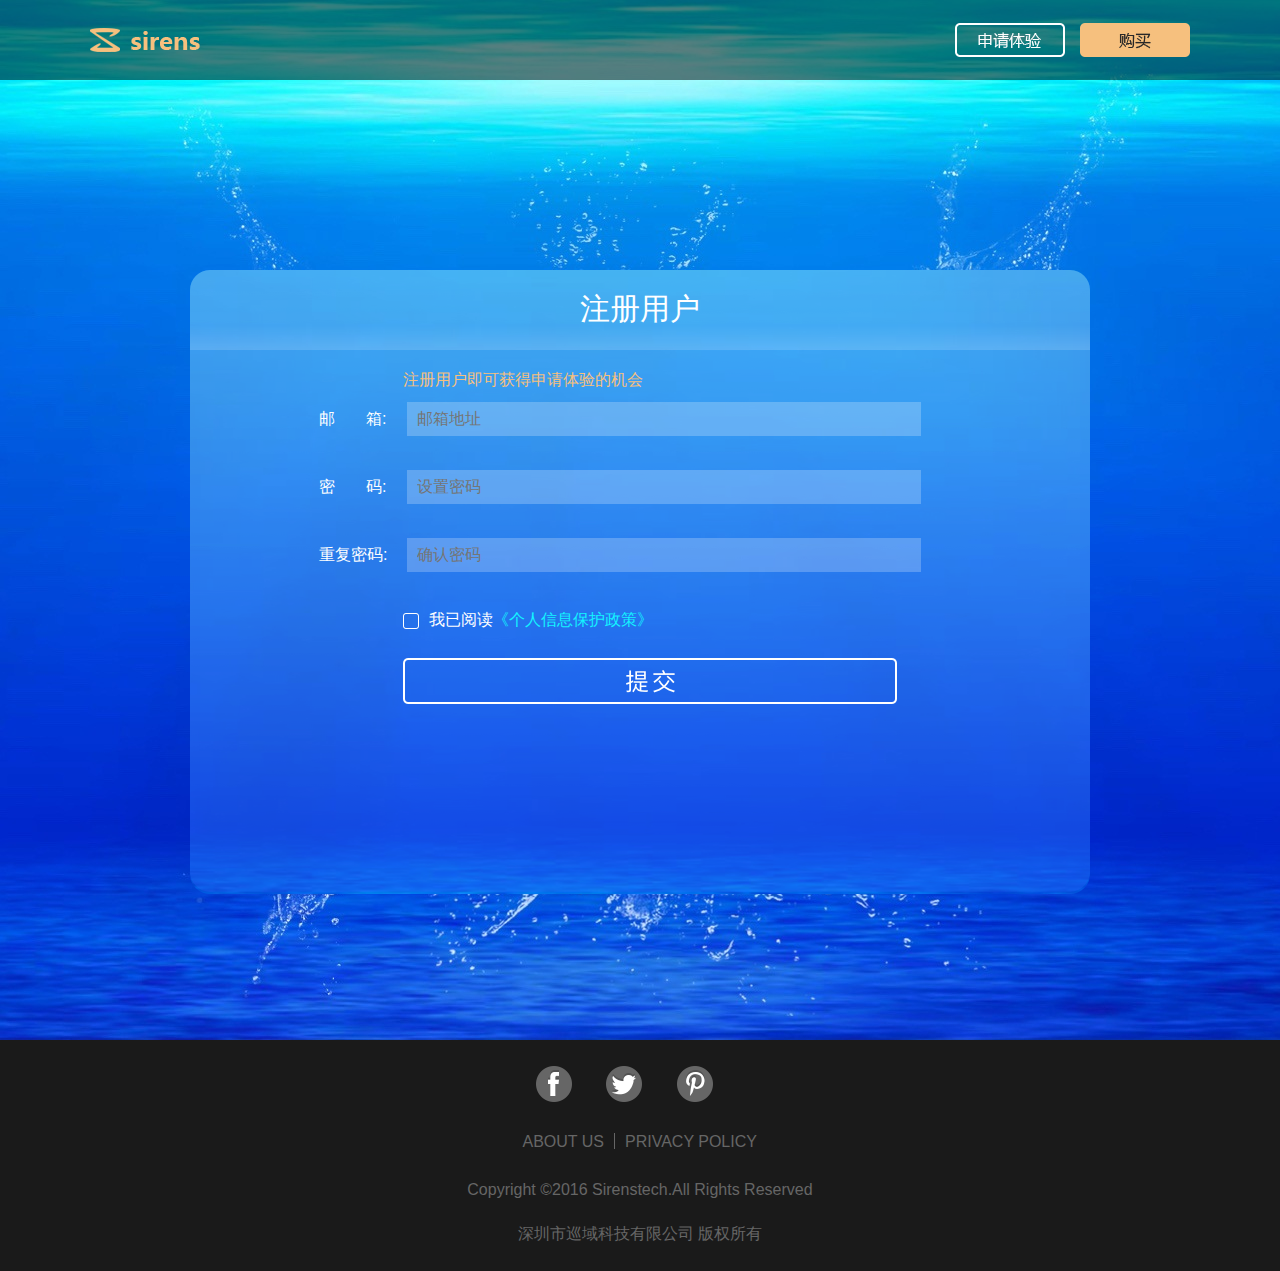
<file: apply/register.html>
<!DOCTYPE html>
<html>
<head>
<meta charset="UTF-8">
	<link rel="stylesheet" type="text/css" href="../css/register.css" media="screen,tv,print">
	<script type="text/javascript" src="../js/jquery.js"></script>
	<script type="text/javascript" src="../js/register.js"></script>
	<script>
	//预加载图片
	</script>
	<title>注册用户</title>
</head>
<body>
	<div class="headnav">
		<div id="head_actiondiv">
			<script>
				setActiveDivMargin("#head_actiondiv");
			</script>
			<a id="nav_logo" href="../index.html">
				<img src="../images/sirens_logo.png">
			</a>
			<a id="nav_applybtn" href="../apply/apply.html">
				<img src="../images/apply_btn.png" alt="申请试用">
			</a>
			<a id="nav_buybtn" href="../shop/index.html">
				<img src="../images/buy_btn.png" alt="购买">
			</a>
		</div>
	</div>
	<div id="registermaindiv">
		<img id="registerbg" class="test1" src="images/register_bg.jpg" alt="register_bg.jpg">
		<script>
			moveBgImg("#registerbg");
		</script>
		<div id="registerActionDiv" class="test1">
			<script>
				setActiveDivMarginWd("#registerActionDiv",900);
			</script>
			<div id="winhead" class="test1">
				<img src="images/winhead.png" id="winheadImg" class="test1">
				<p>注册用户</p>
			</div>
			<div id="wincontent" class="test1">
				<p id="registertip" class="test1">注册用户即可获得申请体验的机会</p>
				<form id="registerinfo" class="test1">
					邮&nbsp;&nbsp;&nbsp;&nbsp;&nbsp;&nbsp;&nbsp;箱:<input id="registeremail" name="registeremail" placeholder="邮箱地址"/>
					<br/>
					<br/>
					密&nbsp;&nbsp;&nbsp;&nbsp;&nbsp;&nbsp;&nbsp;码:<input id="registerpwd" name="registerpwd" type="password" placeholder="设置密码"/>
					<br/>
					<br/>
					重复密码:<input id="repeatpwd" name="repeatpwd" type="password" placeholder="确认密码"/>
				</form>
				<div id="checkprivacy" class="test1">
					<img id="check_img" class="test1" src="images/unchecked.png" onclick="checkPrivacy()">
					<p id="readingparag" class="test1">我已阅读<a href="../about/privacy.html">《个人信息保护政策》</a>
				</div>
				<img id="submit_img" class="test1" src="images/submit_btn.png" onclick="submitRegisterInfo()">
			</div>
		</div>
	</div>
	<div id="footernav">		
		<div id="footer_actiondiv">
			<script>
				setActiveDivMargin("#footer_actiondiv");
			</script>
			<div id="footer_linkimgs">
				<a href=""><img src="../images/facebook.png"></a> 
				<a href=""><img src="../images/twitter.png"></a> 
				<a href=""><img src="../images/pinterest.png"></a>
			</div>
			<div id="footer_linktexts">
				<a href="../about/about.html"><p>ABOUT US</p></a>
				<img id="footer_splitline" src="../images/splitline.png">
				<a href="../about/pivacypolicy.html"><p>PRIVACY POLICY</p></a>
			</div>
			<div id="footer_copyrighten">
				<p>Copyright ©2016 Sirenstech.All Rights Reserved</p>
			</div>
			<div id="footer_copyrightch">
				<p>深圳市巡域科技有限公司 版权所有</p>
			</div>
		</div>
	</div>
</body>
</html>
</file>
<file: css/common.css>
@charset "utf-8";

html { overflow-y: scroll;}

html, body, div, span, object, iframe,
h1, h2, h3, h4, h5, h6, p, blockquote, pre,
abbr, address, cite, code,
del, dfn, em, img, ins, kbd, q, samp,
small, strong, sub, sup, var, b, i,
dl, dt, dd, ol, ul, li,
fieldset, form, label, legend,
table, caption, tbody, tfoot, thead, tr, th, td,
article, aside, dialog, figure, footer, header,
hgroup, menu, nav, section,
time, mark, audio, video {
	margin: 0;
	padding: 0;
}

table {
	border-collapse: collapse;
	border-spacing: 0;
	font-size:inherit;
	font:100%;
}

img {
	border: 0;
	vertical-align:bottom;
}

nav ul { list-style:none;}
ul li { list-style: none;}

blockquote, q {	quotes:none;}

blockquote:before, blockquote:after,
q:before, q:after {
	content:'';
	content:none;
}
h1,h2,h3,h4,h5,h6 {
	margin: 0;
	padding: 0;
	font-size: 100%;
	font-weight: normal;
	font-style: normal;
}
body {
	font-size: 14px;
	*font-size:small;
    *font:x-small;
	font-family:"Helvetica Neue",Helvetica,Arial,"Microsoft Yahei","Hiragino Sans GB","Heiti SC","WenQuanYi Micro Hei",sans-serif;
	color: #111;
	text-align:center;
	-webkit-text-size-adjust: 100%;
	text-size-adjust: 100%;
	line-height:1.7;
}

a {
	outline: none;
	margin:0;
	padding:0;
	border:0;
	font-size:100%;
	vertical-align:baseline;
	background:transparent;
	color:#000000;
}
ins {
	background-color:#ff9;
	color:#000;
	text-decoration:none;
}

mark {
	background-color:#ff9;
	color:#000;
	font-style:italic;
	font-weight:bold;
}

del {
	text-decoration: line-through;
}

abbr[title], dfn[title] {
	border-bottom:1px dotted #000;
	cursor:help;
}
input, select {
	vertical-align:middle;
}
address{
	font-style:normal;
}

.text11 { font-size:77%;}
.text12 { font-size:85%;}
.text13 { font-size:93%;}
.text14 { font-size:100%;}
.text15 { font-size:108%;}
.text16 { font-size:116%;}
.text17 { font-size:123.1%;}

.clearfix {
	zoom:1;
	clear: both;
}
.clearfix:after {
	content: ".";
	display: block;
	visibility: hidden;
	height: 0;
	clear: both;
}
.mt3 	{margin-top:3px;}
.mt5 	{margin-top:5px;}
.mt8 	{margin-top:8px;}  	
.mt10 	{margin-top:10px;} 
.mt12 	{margin-top:12px;} 
.mt15 	{margin-top:15px;} 
.mt20 	{margin-top:20px;}
.mt25 	{margin-top:25px;} 
.mt30 	{margin-top:30px;} 
.mt35 	{margin-top:35px;} 
.mt40 	{margin-top:40px;} 
.mt45 	{margin-top:45px;} 
.mt50 	{margin-top:50px;}
.mt60 	{margin-top:60px;}
.mt70 	{margin-top:70px;}
.mt80 	{margin-top:80px;}
.mt90 	{margin-top:90px;}
.mt100 	{margin-top:100px;}
.mt110 	{margin-top:110px;}
.mt120 	{margin-top:120px;}
</file>
<file: css/base.css>
@charset "utf-8";
/* CSS Document */
body{
	position:relative;
	-webkit-text-size-adjust: 100%;
}
body.ie8{
	background:url(../images/back_ie8.jpg) no-repeat center center;
	background-attachment: fixed;
}
#movie_out{
	position:fixed;
	left:0;
	top:0;
	z-index:15;
	background:url(../images/back01.jpg) no-repeat center center;
	background-size:cover;
}
#movie{
	position:absolute;
	left:0;
	top:0;
}

#wrapper{
	width:100%;
	overflow: hidden;
	position:relative;
	z-index:100;
}
#wrapper ::selection {
	background:#e6d6c4;
}
#wrapper ::-moz-selection {
	background:#e6d6c4;
}



#header{
	position:fixed;
	left:30px;
	top:30px;
	z-index:290;
}
#head_right_btn{
	position:fixed;
	right:30px;
	top:30px;
	width:200px;
	z-index:280;
}
#head_right_btn p{
	float:left;
	margin-left:10px;
}

#head_right_btnb{
	position:fixed;
	right:30px;
	top:30px;
	width:360px;
	z-index:280;
}
#head_right_btnb p{
	float:left;
	margin-left:10px;
}


#menu_btn{
	cursor:pointer;
}
#g_nav{
	position:fixed;
	right:-298px;
	top:0;
	width:298px;
	min-height:600px;
	background:url(../images/menu_back.jpg) no-repeat;
	background-size:298px 100%;
	text-align:left;
	z-index:300;
}
#g_nav.ie8{
	background-image:url(../images/menu_back.jpg);
	background-position:top center;
	background-repeat:repeat-x;
	background-color:#C9A063;
}
#nav_close{
	text-align:right;
	padding:25px 25px 0 0;
}
#nav_close img{
	cursor:pointer;
}
#g_nav ul{
	padding:20px 30px;
	line-height:2.9;
	font-size:112%;
	font-weight:bold;
	letter-spacing:1px;
}
#g_nav a{
	color:#ffffff;
	text-decoration:none;
}
#menu_buy_btn{
	padding:20px 30px 0;
	line-height:1.7;
	font-size:120%;
	font-weight:bold;
	letter-spacing:1px;
}
#menu_buy_btn a{
	display: inline-block;
	padding:3px 10px;
	border:1px solid #ffffff;
	color:#ffffff;
	text-decoration:none;
}
#menu_buy_btn a img{
	vertical-align: middle;
}
#menu_wholesate_btn{
	padding:20px 30px 0;
	line-height:1.7;
	font-size:120%;
	font-weight:bold;
	letter-spacing:1px;
}

#footer_out{
	position:relative;
	background-color:#ffffff;
	padding:20px 0 10px;
	z-index:100;
}
#foot_nav{
	width:94%;
	max-width:960px;
	margin:0 auto;
	display:table;
	text-align:left;
}
#foot_nav a{
	text-decoration:none;
}
#foot_nav_left{
	display:table-cell;
	letter-spacing:-0.4em;
}
#foot_nav_left li{
	width:25%;
	display:inline-block;
	margin-top:10px;
	letter-spacing:normal;
}
#foot_nav_right{
	display:table-cell;
	width:160px;
	letter-spacing:-0.4em;
}
#foot_nav_right li{
	margin-top:10px;
	letter-spacing:normal;
}

#footer{
	width:96%;
	max-width:960px;
	margin:30px auto 0;
	text-align:left;
}


.base_table_title{
	width:100%;
	max-width:640px;
	margin:30px auto 5px;
	text-align:left;
	line-height:1.6;
}
.base_table{
	width:100%;
	max-width:640px;
	margin-left:auto;
	margin-right:auto;
	background-color:#ffffff;
	text-align:left;
	line-height:1.6;
}
.base_table tr{
	border-bottom:1px solid #a4a4a4;
}
.base_table tr:last-child{
	border-bottom:0;
}
.base_table td{
	padding:15px 20px;
}
.table_left{
	background-color:#EBEBEB;
	vertical-align:top;
}
.base_box{
	width:100%;
	max-width:960px;
	padding:70px 0;
	margin:0 auto;
	color:#838383;
	line-height:2.4;
}
.pd_box{
	max-width:600px;
	padding:50px 30px;
	margin:0 auto;
	text-align:left;
}
hr{
	border:0;
	border-bottom:1px solid #BDBDBD;
}



.pc_disp{
}
.sp_disp{
	display:none;
}
.t_left{
	text-align:left;
}
.t_right{
	text-align:right;
}
.t_center{
	text-align:center;
}

#cm_box{
	max-width:800px;
	margin:0 auto;
}
.youtube {
  position: relative;
  width: 100%;
  padding-top: 56.25%;
}
.youtube iframe {
  position: absolute;
  top: 0;
  right: 0;
  width: 100% !important;
  height: 100% !important;
}



@media screen and (max-width : 900px){

#foot_nav_left li{
	width:33%;
}

}
@media screen and (max-width : 800px){

#foot_nav_left li{
	width:50%;
}

}


@media screen and (max-width : 640px){

#header{
	position: absolute;
	left:10px;
	top:10px;
}
#header img{
	width:40px;
}
#head_right_btn{
	right:10px;
	top:10px;
}

#head_right_btnb{
	
	width:250px;
	right:10px;
	top:10px;
}


#nav_close{
	text-align:right;
	padding:10px 10px 0 0;
}
#g_nav ul{
	padding:0 30px;
	line-height:1.4;
	font-size:105%;
}
#g_nav a{
	display:block;
	padding:7px 0;
}
#menu_buy_btn{
	padding:10px 30px 0;
	font-size:105%;
}
#menu_buy_btn a{
	display: inline-block;
	padding:3px 10px;
	border:1px solid #ffffff;
	color:#ffffff;
	text-decoration:none;
}
#menu_wholesate_btn{
	padding:10px 30px 0;
	font-size:105%;
}

#content{
	width:92%;
	margin:0 auto;
}

#foot_nav_left{
	display:block;
	text-align:center;
}
#foot_nav_left a{
	display:block;
	padding:8px 0;
}
#foot_nav_left li{
	width:100%;
	display:block;
	margin-top:0;
	border-bottom:1px solid #bbbbbb;
}
#foot_nav_right{
	display:block;
	width:100%;
	text-align:center;
}
#foot_nav_right li{
	display:block;
	width:100%;
}

#femaleproduct_description{
	position:absolute;
	top:30%;
	right:20%;
	border:1pxsolid#FF0099;
	background:255,255,255,0;
	width:100%;
	height:auto;
	display:block;
}

.pc_disp{
	display:none;
}
.spimg100 img{
	width:100%;
}
.sp_disp{
	display:block;
}

}
</file>
<file: css/top.css>
@charset "utf-8";
/* CSS Document */

#loader{
    width: 100px;
    height: 100px;
    display: none;
    position: fixed;
    _position: absolute;
    top: 50%;
    left: 50%;
    margin-top: -50px;
    margin-left: -50px;
    z-index: 510;
}
#fade{
    width: 100%;
    height: 100%;
    display: none;
    background-color: #fff;
    position: absolute;
    top: 0px;
    left: 0px;
    z-index: 500;
}


#content_top{
	position:fixed;
	/*width:100%;
	height:100%;*/
	width:2560px;
	height:852px;
	z-index:90;
}

#bird_box{
}
#bird_box ul li{
	width:100px;
	height:100px;
	margin-top:-50px;
	margin-left:-50px;
	position:absolute;
	z-index:200;
}
#bird05{
	left:12%;
	top:35%;
	display:none;
}
#bird04{
	left:31%;
	top:44%;
	display:none;
}
#bird03{
	left:48.5%;
	top:47.2%;
	display:none;
}
#bird02{
	left:50%;
	top:50%;
	display:none;
}
#bird01{
	left:50%;
	top:50%;
	display:none;
}
#top_logo{
	position:absolute;
	left:50%;
	top:50%;
	display:none;
	margin-left:-24px;
	margin-top:-241px;
	z-index:190;
}


#top_img_stop{
	max-width:820px;
	padding:0 10px;
	box-sizing:border-box;
	margin:0 auto;
	text-align:right;
}
#top_img_stop_in{
	width:100%;
	height:100%;
	position:relative;
	z-index:180;
}
#top_title{
	width:12.5%;
	position:absolute;
	left:6%;
	bottom:47.5%;
	display:none;
}
#top_title_hukidashi{
	width:8.3%;
	position:absolute;
	left:12.5%;
	bottom:66%;
	display:none;
}
#top_img01{
	position:relative;
	width:16.8%;
	float:right;
	display:none;
}
#top_img02{
	width:20.6%;
	position:absolute;
	right:38%;
	bottom:0;
	display:none;
}
#top_img03{
	width:25%;
	position:absolute;
	left:0;
	bottom:0.2%;
	display:none;
}

#bird_box.winh_d ul li{
	width:50px;
	height:50px;
	margin-top:-25px;
	margin-left:-25px;
}
#bird_box.winh_d ul li img{
	width:50px;
	height:50px;
}
#top_logo.winh_d{
	margin-left:-12px;
	margin-top:-120px;
}
#top_logo.winh_d img{
	width:24px;
}


#top_btn_box{
	width:100%;
	position:relative;
	z-index:100;
}

#down_arrow{
	padding:20px 0;
}

.top_btn_movie_out{
	position:relative;
	width:100%;
	height:520px;
	overflow:hidden;
	z-index:100;
}
.top_btn_movie{
	position:absolute;
	top:0;
	left:0;
	z-index:100;
}
#top_btn_movie_cm{
	position:relative;
	width:100%;
	height:640px;
	overflow:hidden;
	background:url(../images/movie_cm_img.jpg) no-repeat center center;
	background-size:cover;
	z-index:100;
}
#top_btn_movie_cm_in{
	position:absolute;
	top:0;
	left:0;
	z-index:100;
}
.top_btn_movie_txt_out{
	display: table;
	width:100%;
	max-width:960px;
	height:100%;
	margin:0 auto;
}
.top_btn_movie_txt{
	position:relative;
	display:table-cell;
	height:100%;
	padding:0 5%;
	box-sizing:border-box;
	vertical-align:middle;
	font-size:123.1%;
	z-index:110;
}
.top_btn_movie_cm_txt{
	padding-bottom:10px;
	font-size:300%;
	letter-spacing:2px;
	line-height:1.1;
}
.top_btn_movie_txt_big{
	padding-bottom:10px;
}

#top_btn_movie_about{
	background:url(../images/movie_about_img.jpg) no-repeat center center;
	background-size:cover;
	color:#707070;
}
#top_btn_movie_skill{
	background:url(../images/movie_skill_img.jpg) no-repeat center center;
	background-size:cover;
	color:#ffffff;
}
#top_btn_movie_skill .top_btn_movie_txt{
	vertical-align:bottom;
	padding-bottom:80px;
}
#top_btn_movie_bird{
	background:url(../images/movie_bird_img.jpg) no-repeat center center;
	background-size:cover;
	color:#ffffff;
}



#top_lineup{
	display:table;
	width:100%;
	height:723px;
	background-color:#ffffff;
	color:#707070;
	border-bottom:1px solid #e3bf8b;
}
#top_lineup_img{
	display:table-cell;
	width:50%;
	height:723px;
	background:url(../images/lineup_img.jpg) no-repeat center center;
	background-size:cover;
}
#top_lineup_txt{
	display:table-cell;
	width:50%;
	height:723px;
	vertical-align:middle;
}
#lineup_bin{
	display:table;
	margin:20px auto 40px;
}
#lineup_bin li{
	display:table-cell;
	vertical-align:bottom;
}
#lineup_bin li a{
	opacity:1;
	text-decoration:none;
}
#lineup_bin02{
	width:90px;
	padding:20px 18px 10px;
	-webkit-transition: all .5s ease-out;
	-moz-transition: all .5s ease-out;
	-ms-transition: all .5s ease-out;
	transition: all .5s ease-out;
}
#lineup_bin01{
	width:73px;
	padding:20px 32px 10px;
	-webkit-transition: all .5s ease-out;
	-moz-transition: all .5s ease-out;
	-ms-transition: all .5s ease-out;
	transition: all .5s ease-out;
}
#lineup_bin02:hover , #lineup_bin01:hover{
	-webkit-transform: scale(1.04);
	-moz-transform: scale(1.04);
	-ms-transform: scale(1.04);
	transform: scale(1.04);
}

#top_fit{
	position:relative;
	width:100%;
	height:520px;
	z-index:100;
	color:#ffffff;
}
#top_fit .top_btn_movie_txt{
	vertical-align:bottom;
	padding-bottom:80px;
	text-shadow: 0px 0px 4px rgba(0,0,0,0.8);
}

#top_fit_img{
	position:absolute;
	display:table;
	table-layout:fixed;
	width:100%;
	height:520px;
	top:0;
	left:0;
}
#top_fit_img ul{
	display:table-row;
	height:260px;
}
#top_fit_img ul li{
	display:table-cell;
	height:260px;
}
#top_fit_img ul li div{
	width:100%;
	height:260px;
}

#top_fit_img ul:first-child li:first-child{
	background:url(../newimages/female_fit_01.jpg) no-repeat center center;
	background-size:cover;
}
#top_fit_img ul:first-child li:first-child div{
	background:url(../newimages/female_fit_02.jpg) no-repeat center center;
	background-size:cover;
}
#top_fit_img ul:first-child li:nth-child(2){
	background:url(../newimages/male_fit_01.jpg) no-repeat center center;
	background-size:cover;
}
#top_fit_img ul:first-child li:nth-child(2) div{
	background:url(../newimages/female_fit_01.jpg) no-repeat center center;
	background-size:cover;
}
#top_fit_img ul:first-child li:last-child{
	background:url(../newimages/female_fit_02.jpg) no-repeat center center;
	background-size:cover;
}
#top_fit_img ul:first-child li:last-child div{
	background:url(../newimages/male_fit_01.jpg) no-repeat center center;
	background-size:cover;
}
#top_fit_img ul:last-child li:first-child{
	background:url(../newimages/female_fit_01.jpg) no-repeat center center;
	background-size:cover;
}
#top_fit_img ul:last-child li:first-child div{
	background:url(../newimages/female_fit_02.jpg) no-repeat center center;
	background-size:cover;
}
#top_fit_img ul:last-child li:nth-child(2){
	background:url(../newimages/male_fit_01.jpg) no-repeat center center;
	background-size:cover;
}
#top_fit_img ul:last-child li:nth-child(2) div{
	background:url(../newimages/female_fit_01.jpg) no-repeat center center;
	background-size:cover;
}
#top_fit_img ul:last-child li:last-child{
	background:url(../newimages/female_fit_02.jpg) no-repeat center center;
	background-size:cover;
}
#top_fit_img ul:last-child li:last-child div{
	background:url(../newimages/male_fit_01.jpg) no-repeat center center;
	background-size:cover;
}


.top_a_white{
	color:#ffffff;
	opacity:1 !important;
	text-decoration:none;
}
.top_a_gray{
	color:#707070;
	opacity:1 !important;
	text-decoration:none;
}

.toppc{
	display:block;	
}
.topsp{
	display:none;	
}


@media screen and (max-width : 640px){


.toppc{
	display:none;	
}
.topsp{
	display:block;
}





#bird_box ul li{
	width:50px;
	height:50px;
	margin-top:-25px;
	margin-left:-25px;
}
#bird_box ul li img{
	width:50px;
	height:50px;
}
#top_logo{
	margin-left:-12px;
	margin-top:-120px;
}
#top_logo img{
	width:24px;
}


#top_title{
	width:19%;
	left:5%;
	bottom:44%;
}
#top_title_hukidashi{
	width:14%;
	left:14.4%;
	bottom:66%;
}
#top_img01{
	width:22%;
}
#top_img02{
	width:27%;
	right:34%;
}
#top_img03{
	width:29%;
	left:0;
}

.top_btn_movie_out{
	height:380px;
}
#top_btn_movie_cm{
	height:520px;
}
#top_fit{
	height:380px;
}
#top_fit_img{
	height:380px;
}
#top_fit_img ul{
	height:190px;
}
#top_fit_img ul li{
	height:190px;
}
#top_fit_img ul li div{
	height:190px;
}


.top_btn_movie_cm_txt{
	font-size:270%;
}

.top_btn_movie_txt_big img{
	height:34px;
}

#top_lineup_img{
	display:none;
}
#top_lineup_txt{
	display:table-cell;
	width:100%;
}



}
</file>
<file: css/sirens.css>
@charset "utf-8";
/* CSS Document */

/*头部导航栏*/
.headnav{
	position:fixed;
	width:100%;
	height:80px;
	background-color:rgba(0,0,0,0.5);
	filter:progid:DXImageTransform.Microsoft.gradient(startColorstr=#7f000000,endColorstr=#7f000000);
	z-index:300;
}

.head_actiondiv{
	position:absolute;
	width:1100px;
	height:80px;
	/*border:1px solid #EA0000;*/
}

.head_actiondiv #nav_logo{
	position:absolute;
	left:0px;
	top:28px;
}

.head_actiondiv #nav_applybtn{
	position:absolute;
	right:125px;
	top:23px;
}

.head_actiondiv #nav_buybtn{
	position:absolute;
	right:0px;
	top:23px;
}
/*末尾导航栏*/
#footernav{
	width:100%;
	height:231px;
	background-color:#1A1A1A;	
}
#footer_actiondiv{
	position:absolute;
	width:536px;
	height:231px;
	/*border:1px solid #EA0000;*/
	text-align:center;
}
#footer_linkimgs{
	margin:0 auto;
	position:absolute;
	left:164px;
	bottom:165px;	
}
#footer_linkimgs a{
	margin-right:30px;
}
#footer_linktexts{
	margin:0 auto;
	position:absolute;
	bottom:120px;
	left:150.5px;
	text-align:center;
}
#footer_splitline{
	margin-left:10px;
	margin-right:10px;
	float:left;
}
#footernav p{
	font-family:"Helvetica Neue",Helvetica,Arial,"Microsoft Yahei","Hiragino Sans GB","Heiti SC","WenQuanYi Micro Hei",sans-serif;
	font-size:16px;
	color:#666666;
	/*margin-right:10px;*/
	float:left;
}
#footer_copyrighten{
	position:absolute;
	bottom:72px;
	/*left:95.3px;*/
	left:14px;
	text-align:center;
}
#footer_copyrighten a{
	color:#666666;
	text-decoration:none;
}
#footer_copyrightch{
	position:absolute;
	bottom:26px;
	left:145.8px;
	text-align:center;
}

/*a:hover{
	opacity:0.3;
	color:#0000C6;
}

a.active{
	opacity:0.3;
	color:#000000;
}*/

/*第一张图*/
#titleImage{
	height:852px;
	width:2560px;
}
#titleBg{
	position:absolute;
	left:0;
	top:0;
	width:2560px;
	height:852px;
}
#titleActionDiv{
	position:absolute;
	top:0%;
	left:0%;
	width:1100px;
	height:100%;
}
#titleImage p{
	font-family:"Helvetica Neue",Helvetica,Arial,"Microsoft Yahei","Hiragino Sans GB","Heiti SC","WenQuanYi Micro Hei",sans-serif;
	font-size:36px;
	font-weight:bold;
	color:#F6C07E;
}
#titleImage #title1{
	position:absolute;
	top:319px;
	left:134px;
}
#titleImage #title2{
	position:absolute;
	top:371px;
	left:207px;
}

/*女用产品样式*/
#femalebg{
	position:absolute;
	left:0;
	top:0;
	height:760px;
	width:2560px;
}
#femaleActionDiv{
	position:absolute;
	top:0%;
	left:0%;
	width:1100px;
	height:100%;
	/*border:1px solid #EA0000;*/
}
#femaleActionDiv .morepics_link{
	position:absolute;
	top:393px;
	left:6px;
}
#femaleActionDiv .morepics_link a{
	font-family:"Helvetica Neue",Helvetica,Arial,"Microsoft Yahei","Hiragino Sans GB","Heiti SC","WenQuanYi Micro Hei",sans-serif;
	font-size:16px;
	color:#D3851C;
	text-decoration:none;
}
#femaleProductImage{
	position:absolute;
	top:0%;
	right:9.2%;
	/*width:40%;*/
	height:100%;
}
.femaleproduct_description{
	position:absolute;
	left:6px;
	top:20%;
	border:1px solid #FF0099;
	background-color: #FFFFFF;
	width:400px;
	height:auto;
	display:block;
	font-size:16px;
	font-family:"Helvetica Neue",Helvetica,Arial,"Microsoft Yahei","Hiragino Sans GB","Heiti SC","WenQuanYi Micro Hei",sans-serif;
	color:#282828;
}
.femaleImgNos{
	position:absolute;
	left:11px;
	bottom:166px;
	width:80%;
	height:auto;
	text-align:center;
}
.femaleImgNos ul{
	list-style:none;
}
.femaleImgNos li{
	float:left;
	/*margin:0% 5% 0% 0%;*/
}
.femaleImgNos li a{
	font-family:"Helvetica Neue",Helvetica,Arial,"Microsoft Yahei","Hiragino Sans GB","Heiti SC","WenQuanYi Micro Hei",sans-serif;
	font-size:16px;
	color:#808080;
	cursor:pointer;
	text-decoration:none;
}
.femaleImgNos li a .active{
	color:#D3851C;
	/*margin-left:35px;*/
}

/*男用产品样式*/
#malebg{
	position:absolute;
	left:0;
	top:0;
	height:760px;
	width:2560px;
}
#maleActionDiv{
	position:absolute;
	top:0%;
	left:0%;
	width:1100px;
	height:100%;
}
#maleRightPart{
	position:absolute;
	right:0;
	top:0;
	width:400px;
	height:100%;
	/*border:1px solid #01814A;*/
}
#maleActionDiv .morepics_link{
	position:absolute;
	top:393px;
	left:6px;
}
#maleActionDiv .morepics_link a{
	font-family:"Helvetica Neue",Helvetica,Arial,"Microsoft Yahei","Hiragino Sans GB","Heiti SC","WenQuanYi Micro Hei",sans-serif;
	font-size:16px;
	color:#D3851C;
	text-decoration:none;
}
#maleProductImage{
	position:absolute;
	top:0%;
	left:0px;
	width:620px;
	/*height:100%;*/
}
.maleproduct_description{
	position:absolute;
	left:6px;
	top:139px;
	/*border:1pxsolid#FF0099;
	background:255,255,255,0;*/
	width:400px;
	height:auto;
	display:block;
	font-size:16px;
	font-family:"Helvetica Neue",Helvetica,Arial,"Microsoft Yahei","Hiragino Sans GB","Heiti SC","WenQuanYi Micro Hei",sans-serif;
	color:#282828;
}
.maleImgNos{
	position:absolute;
	right:11px;
	bottom:166px;
	width:100%;
	height:auto;
	text-align:center;
}
.maleImgNos ul{
	list-style:none;
}
.maleImgNos li{
	float:left;
	/*margin:0% 5% 0% 0%;*/
}
.maleImgNos li a{
	font-family:"Helvetica Neue",Helvetica,Arial,"Microsoft Yahei","Hiragino Sans GB","Heiti SC","WenQuanYi Micro Hei",sans-serif;
	font-size:16px;
	color:#808080;
	cursor:pointer;
	text-decoration:none;
}
.maleImgNos li a .active{
	color:#D3851C;
	/*margin-left:35px;*/
}

/*
* 男用产品图片及说明

#maleshowing{
	position:absolute;
	top:10%;
	right:10%;
	width:45%;
	height:80%;
}
#maleProductImage{
	position:absolute;
	top:0%;
	right:0%;
	width:100%;
	height:90%;
}
.maleproduct_description{
	position:absolute;
	top:30%;
	left:20%;
	boder:1pxsolid#FF0099;
	background:255,255,255,0;
	width:20%;
	height:auto;
	display:block;
}
.femaleproduct_description p{
	align:left;
}
*/

/*
* 图片下序号

.imgNos{
	position:absolute;
	left:50%;
	bottom:5%;
	width:10%;
	height:5%;
}
.imgNos ul{
	list-style:none;
}
.imgNos li{
	float:left;
	margin:0px 5px 0px 0px;
}
.imgNos li.active{
	color:blue;
	text-decoration:underline;
}
*/
/*两性图*/
#condomBlock{
	position:relative;
	height:800px;
	width:100%;
}
#condombg{
	position:absolute;
	width:100%;
	height:800px;
	left:0;
	top:0;
}
#condomActionDiv{
	position:absolute;
	top:0%;
	left:0%;
	width:430px;
	height:100%;
	/*border:1px solid #EA0000;*/
	text-align:center;
}
#condomActionDiv p{
	position:absolute;
	left:6px;
	top:376px;
	font-family:"Helvetica Neue",Helvetica,Arial,"Microsoft Yahei","Hiragino Sans GB","Heiti SC","WenQuanYi Micro Hei",sans-serif;
	font-size:40px;
	font-weight:bold;
	color:#FFFFFF;
}
/*#condomActionDiv a{
	postion:absolute;
	margin-top:48px;
	left:428px;
	top:444px;
}*/
#condomActionDiv #condomlearnMorebtn{
	position:absolute;
	margin-top:48px;
	left:89px;
	top:444px;
}

/*VR图*/
#vrBlock{
	position:relative;
	height:800px;
	width:100%;
}
#vrbg{
	position:absolute;
	width:2560px;
	height:800px;
	left:0;
	top:0;
}
#vrActionDiv{
	position:absolute;
	top:0%;
	left:0%;
	width:430px;
	height:100%;
	/*border:1px solid #EA0000;*/
	/*text-align:center;*/
}
#vrActionDiv p{
	position:absolute;
	left:6px;
	top:376px;
	font-family:"Helvetica Neue",Helvetica,Arial,"Microsoft Yahei","Hiragino Sans GB","Heiti SC","WenQuanYi Micro Hei",sans-serif;
	font-size:40px;
	font-weight:bold;
	color:#FFFFFF;
}
#vrActionDiv #vrlearnMorebtn{
	position:absolute;
	left:89px;
	top:444px;
	margin-top:48px;
}

/*保持联系图*/
#followBlock{
	position:relative;
	width:1900px;
	height:373px;
}
#followbg{
	postion:absolute;
	width:1900px;
	height:373px;
	left:0;
	top:0;
}
#followActionDiv{
	position:absolute;
	top:0%;
	left:0%;
	width:316px;
	height:100%;
	/*border:1px solid #EA0000;*/
	/*text-align:center;*/
}
#followActionDiv #splitline{
	position:absolute;
	left:141px;
	top:107px;
}
#followActionDiv #parag1{
	position:absolute;
	left:110px;
	top:141px;
	/*margin-top:30px;*/
	font-family:"Helvetica Neue",Helvetica,Arial,"Microsoft Yahei","Hiragino Sans GB","Heiti SC","WenQuanYi Micro Hei",sans-serif;
	font-size:24px;
	font-weight:bold;
	color:#FFFFFF;
}
#followActionDiv #parag2{
	position:absolute;
	left:6px;
	top:210px;
	/*margin-top:29px;*/
	font-family:"Helvetica Neue",Helvetica,Arial,"Microsoft Yahei","Hiragino Sans GB","Heiti SC","WenQuanYi Micro Hei",sans-serif;
	font-size:16px;
	color:#FFFFFF;
}
#followActionDiv #follownewsbtn{
	position:absolute;
	/*margin-top:51px;*/
	left:78px;
	top:288px;	
}


.blur{
	/*-webkit-filter: blur(10px);
       -moz-filter: blur(10px);
        -ms-filter: blur(10px);    
            filter: blur(10px);    
            filter:progid:DXImageTransform.Microsoft.Blur(PixelRadius='3');*/
	-webkit-filter:opacity(0.55);
}
</file>
<file: landing/css/common.css>
@charset "utf-8";

html { overflow-y: scroll;}

html, body, div, span, object, iframe,
h1, h2, h3, h4, h5, h6, p, blockquote, pre,
abbr, address, cite, code,
del, dfn, em, img, ins, kbd, q, samp,
small, strong, sub, sup, var, b, i,
dl, dt, dd, ol, ul, li,
fieldset, form, label, legend,
table, caption, tbody, tfoot, thead, tr, th, td,
article, aside, dialog, figure, footer, header,
hgroup, menu, nav, section,
time, mark, audio, video {
	margin: 0;
	padding: 0;
}

table {
	border-collapse: collapse;
	border-spacing: 0;
	font-size:inherit;
	font:100%;
}

img {
	border: 0;
	vertical-align:bottom;
}

nav ul { list-style:none;}
ul li { list-style: none;}

blockquote, q {	quotes:none;}

blockquote:before, blockquote:after,
q:before, q:after {
	content:'';
	content:none;
}
h1,h2,h3,h4,h5,h6 {
	margin: 0;
	padding: 0;
	font-size: 100%;
	font-weight: normal;
	font-style: normal;
}
body {
	font-size: 14px;
	*font-size:small;
    *font:x-small;
	font-family:"Helvetica Neue",Helvetica,Arial,"Microsoft Yahei","Hiragino Sans GB","Heiti SC","WenQuanYi Micro Hei",sans-serif;
	color: #111;
	text-align:center;
	-webkit-text-size-adjust: 100%;
	text-size-adjust: 100%;
	line-height:1.7;
}

a {
	outline: none;
	margin:0;
	padding:0;
	border:0;
	font-size:100%;
	vertical-align:baseline;
	background:transparent;
	color:#000000;
}
ins {
	background-color:#ff9;
	color:#000;
	text-decoration:none;
}

mark {
	background-color:#ff9;
	color:#000;
	font-style:italic;
	font-weight:bold;
}

del {
	text-decoration: line-through;
}

abbr[title], dfn[title] {
	border-bottom:1px dotted #000;
	cursor:help;
}
input, select {
	vertical-align:middle;
}
address{
	font-style:normal;
}

.text11 { font-size:77%;}
.text12 { font-size:85%;}
.text13 { font-size:93%;}
.text14 { font-size:100%;}
.text15 { font-size:108%;}
.text16 { font-size:116%;}
.text17 { font-size:123.1%;}

.clearfix {
	zoom:1;
	clear: both;
}
.clearfix:after {
	content: ".";
	display: block;
	visibility: hidden;
	height: 0;
	clear: both;
}
.mt3 	{margin-top:3px;}
.mt5 	{margin-top:5px;}
.mt8 	{margin-top:8px;}  	
.mt10 	{margin-top:10px;} 
.mt12 	{margin-top:12px;} 
.mt15 	{margin-top:15px;} 
.mt20 	{margin-top:20px;}
.mt25 	{margin-top:25px;} 
.mt30 	{margin-top:30px;} 
.mt35 	{margin-top:35px;} 
.mt40 	{margin-top:40px;} 
.mt45 	{margin-top:45px;} 
.mt50 	{margin-top:50px;}
.mt60 	{margin-top:60px;}
.mt70 	{margin-top:70px;}
.mt80 	{margin-top:80px;}
.mt90 	{margin-top:90px;}
.mt100 	{margin-top:100px;}
.mt110 	{margin-top:110px;}
.mt120 	{margin-top:120px;}
</file>
<file: landing/css/base.css>
@charset "utf-8";
/* CSS Document */
body{
	position:relative;
	-webkit-text-size-adjust: 100%;
}
body.ie8{
	background:url(../images/back_ie8.jpg) no-repeat center center;
	background-attachment: fixed;
}
#movie_out{
	position:fixed;
	left:0;
	top:0;
	z-index:15;
	background:url(../images/back01.jpg) no-repeat center center;
	background-size:cover;
}
#movie{
	position:absolute;
	left:0;
	top:0;
}

#wrapper{
	width:100%;
	overflow: hidden;
	position:relative;
	z-index:100;
}
#wrapper ::selection {
	background:#e6d6c4;
}
#wrapper ::-moz-selection {
	background:#e6d6c4;
}



#header{
	position:fixed;
	left:30px;
	top:30px;
	z-index:290;
}
#head_right_btn{
	position:fixed;
	right:30px;
	top:30px;
	width:200px;
	z-index:280;
}
#head_right_btn p{
	float:left;
	margin-left:10px;
}

#head_right_btnb{
	position:fixed;
	right:30px;
	top:30px;
	width:360px;
	z-index:280;
}
#head_right_btnb p{
	float:left;
	margin-left:10px;
}


#menu_btn{
	cursor:pointer;
}
#g_nav{
	position:fixed;
	right:-298px;
	top:0;
	width:298px;
	min-height:600px;
	background:url(../images/menu_back.jpg) no-repeat;
	background-size:298px 100%;
	text-align:left;
	z-index:300;
}
#g_nav.ie8{
	background-image:url(../images/menu_back.jpg);
	background-position:top center;
	background-repeat:repeat-x;
	background-color:#C9A063;
}
#nav_close{
	text-align:right;
	padding:25px 25px 0 0;
}
#nav_close img{
	cursor:pointer;
}
#g_nav ul{
	padding:20px 30px;
	line-height:2.9;
	font-size:112%;
	font-weight:bold;
	letter-spacing:1px;
}
#g_nav a{
	color:#ffffff;
	text-decoration:none;
}
#menu_buy_btn{
	padding:20px 30px 0;
	line-height:1.7;
	font-size:120%;
	font-weight:bold;
	letter-spacing:1px;
}
#menu_buy_btn a{
	display: inline-block;
	padding:3px 10px;
	border:1px solid #ffffff;
	color:#ffffff;
	text-decoration:none;
}
#menu_buy_btn a img{
	vertical-align: middle;
}
#menu_wholesate_btn{
	padding:20px 30px 0;
	line-height:1.7;
	font-size:120%;
	font-weight:bold;
	letter-spacing:1px;
}

#footer_out{
	position:relative;
	background-color:#ffffff;
	padding:20px 0 10px;
	z-index:100;
}
#foot_nav{
	width:94%;
	max-width:960px;
	margin:0 auto;
	display:table;
	text-align:left;
}
#foot_nav a{
	text-decoration:none;
}
#foot_nav_left{
	display:table-cell;
	letter-spacing:-0.4em;
}
#foot_nav_left li{
	width:25%;
	display:inline-block;
	margin-top:10px;
	letter-spacing:normal;
}
#foot_nav_right{
	display:table-cell;
	width:160px;
	letter-spacing:-0.4em;
}
#foot_nav_right li{
	margin-top:10px;
	letter-spacing:normal;
}

#footer{
	width:96%;
	max-width:960px;
	margin:30px auto 0;
	text-align:left;
}


.base_table_title{
	width:100%;
	max-width:640px;
	margin:30px auto 5px;
	text-align:left;
	line-height:1.6;
}
.base_table{
	width:100%;
	max-width:640px;
	margin-left:auto;
	margin-right:auto;
	background-color:#ffffff;
	text-align:left;
	line-height:1.6;
}
.base_table tr{
	border-bottom:1px solid #a4a4a4;
}
.base_table tr:last-child{
	border-bottom:0;
}
.base_table td{
	padding:15px 20px;
}
.table_left{
	background-color:#EBEBEB;
	vertical-align:top;
}
.base_box{
	width:100%;
	max-width:960px;
	padding:70px 0;
	margin:0 auto;
	color:#838383;
	line-height:2.4;
}
.pd_box{
	max-width:600px;
	padding:50px 30px;
	margin:0 auto;
	text-align:left;
}
hr{
	border:0;
	border-bottom:1px solid #BDBDBD;
}



.pc_disp{
}
.sp_disp{
	display:none;
}
.t_left{
	text-align:left;
}
.t_right{
	text-align:right;
}
.t_center{
	text-align:center;
}

#cm_box{
	max-width:800px;
	margin:0 auto;
}
.youtube {
  position: relative;
  width: 100%;
  padding-top: 56.25%;
}
.youtube iframe {
  position: absolute;
  top: 0;
  right: 0;
  width: 100% !important;
  height: 100% !important;
}



@media screen and (max-width : 900px){

#foot_nav_left li{
	width:33%;
}

}
@media screen and (max-width : 800px){

#foot_nav_left li{
	width:50%;
}

}


@media screen and (max-width : 640px){

#header{
	position: absolute;
	left:10px;
	top:10px;
}
#header img{
	width:40px;
}
#head_right_btn{
	right:10px;
	top:10px;
}

#head_right_btnb{
	
	width:250px;
	right:10px;
	top:10px;
}


#nav_close{
	text-align:right;
	padding:10px 10px 0 0;
}
#g_nav ul{
	padding:0 30px;
	line-height:1.4;
	font-size:105%;
}
#g_nav a{
	display:block;
	padding:7px 0;
}
#menu_buy_btn{
	padding:10px 30px 0;
	font-size:105%;
}
#menu_buy_btn a{
	display: inline-block;
	padding:3px 10px;
	border:1px solid #ffffff;
	color:#ffffff;
	text-decoration:none;
}
#menu_wholesate_btn{
	padding:10px 30px 0;
	font-size:105%;
}

#content{
	width:92%;
	margin:0 auto;
}

#foot_nav_left{
	display:block;
	text-align:center;
}
#foot_nav_left a{
	display:block;
	padding:8px 0;
}
#foot_nav_left li{
	width:100%;
	display:block;
	margin-top:0;
	border-bottom:1px solid #bbbbbb;
}
#foot_nav_right{
	display:block;
	width:100%;
	text-align:center;
}
#foot_nav_right li{
	display:block;
	width:100%;
}

#femaleproduct_description{
	position:absolute;
	top:30%;
	right:20%;
	border:1pxsolid#FF0099;
	background:255,255,255,0;
	width:100%;
	height:auto;
	display:block;
}

.pc_disp{
	display:none;
}
.spimg100 img{
	width:100%;
}
.sp_disp{
	display:block;
}

}
</file>
<file: landing/css/top.css>
@charset "utf-8";
/* CSS Document */

#loader{
    width: 100px;
    height: 100px;
    display: none;
    position: fixed;
    _position: absolute;
    top: 50%;
    left: 50%;
    margin-top: -50px;
    margin-left: -50px;
    z-index: 510;
}
#fade{
    width: 100%;
    height: 100%;
    display: none;
    background-color: #fff;
    position: absolute;
    top: 0px;
    left: 0px;
    z-index: 500;
}


#content_top{
	position:fixed;
	/*width:100%;
	height:100%;*/
	width:2560px;
	height:852px;
	z-index:90;
}

#bird_box{
}
#bird_box ul li{
	width:100px;
	height:100px;
	margin-top:-50px;
	margin-left:-50px;
	position:absolute;
	z-index:200;
}
#bird05{
	left:12%;
	top:35%;
	display:none;
}
#bird04{
	left:31%;
	top:44%;
	display:none;
}
#bird03{
	left:48.5%;
	top:47.2%;
	display:none;
}
#bird02{
	left:50%;
	top:50%;
	display:none;
}
#bird01{
	left:50%;
	top:50%;
	display:none;
}
#top_logo{
	position:absolute;
	left:50%;
	top:50%;
	display:none;
	margin-left:-24px;
	margin-top:-241px;
	z-index:190;
}


#top_img_stop{
	max-width:820px;
	padding:0 10px;
	box-sizing:border-box;
	margin:0 auto;
	text-align:right;
}
#top_img_stop_in{
	width:100%;
	height:100%;
	position:relative;
	z-index:180;
}
#top_title{
	width:12.5%;
	position:absolute;
	left:6%;
	bottom:47.5%;
	display:none;
}
#top_title_hukidashi{
	width:8.3%;
	position:absolute;
	left:12.5%;
	bottom:66%;
	display:none;
}
#top_img01{
	position:relative;
	width:16.8%;
	float:right;
	display:none;
}
#top_img02{
	width:20.6%;
	position:absolute;
	right:38%;
	bottom:0;
	display:none;
}
#top_img03{
	width:25%;
	position:absolute;
	left:0;
	bottom:0.2%;
	display:none;
}

#bird_box.winh_d ul li{
	width:50px;
	height:50px;
	margin-top:-25px;
	margin-left:-25px;
}
#bird_box.winh_d ul li img{
	width:50px;
	height:50px;
}
#top_logo.winh_d{
	margin-left:-12px;
	margin-top:-120px;
}
#top_logo.winh_d img{
	width:24px;
}


#top_btn_box{
	width:100%;
	position:relative;
	z-index:100;
}

#down_arrow{
	padding:20px 0;
}

.top_btn_movie_out{
	position:relative;
	width:100%;
	height:520px;
	overflow:hidden;
	z-index:100;
}
.top_btn_movie{
	position:absolute;
	top:0;
	left:0;
	z-index:100;
}
#top_btn_movie_cm{
	position:relative;
	width:100%;
	height:640px;
	overflow:hidden;
	background:url(../images/movie_cm_img.jpg) no-repeat center center;
	background-size:cover;
	z-index:100;
}
#top_btn_movie_cm_in{
	position:absolute;
	top:0;
	left:0;
	z-index:100;
}
.top_btn_movie_txt_out{
	display: table;
	width:100%;
	max-width:960px;
	height:100%;
	margin:0 auto;
}
.top_btn_movie_txt{
	position:relative;
	display:table-cell;
	height:100%;
	padding:0 5%;
	box-sizing:border-box;
	vertical-align:middle;
	font-size:123.1%;
	z-index:110;
}
.top_btn_movie_cm_txt{
	padding-bottom:10px;
	font-size:300%;
	letter-spacing:2px;
	line-height:1.1;
}
.top_btn_movie_txt_big{
	padding-bottom:10px;
}

#top_btn_movie_about{
	background:url(../images/movie_about_img.jpg) no-repeat center center;
	background-size:cover;
	color:#707070;
}
#top_btn_movie_skill{
	background:url(../images/movie_skill_img.jpg) no-repeat center center;
	background-size:cover;
	color:#ffffff;
}
#top_btn_movie_skill .top_btn_movie_txt{
	vertical-align:bottom;
	padding-bottom:80px;
}
#top_btn_movie_bird{
	background:url(../images/movie_bird_img.jpg) no-repeat center center;
	background-size:cover;
	color:#ffffff;
}



#top_lineup{
	display:table;
	width:100%;
	height:723px;
	background-color:#ffffff;
	color:#707070;
	border-bottom:1px solid #e3bf8b;
}
#top_lineup_img{
	display:table-cell;
	width:50%;
	height:723px;
	background:url(../images/lineup_img.jpg) no-repeat center center;
	background-size:cover;
}
#top_lineup_txt{
	display:table-cell;
	width:50%;
	height:723px;
	vertical-align:middle;
}
#lineup_bin{
	display:table;
	margin:20px auto 40px;
}
#lineup_bin li{
	display:table-cell;
	vertical-align:bottom;
}
#lineup_bin li a{
	opacity:1;
	text-decoration:none;
}
#lineup_bin02{
	width:90px;
	padding:20px 18px 10px;
	-webkit-transition: all .5s ease-out;
	-moz-transition: all .5s ease-out;
	-ms-transition: all .5s ease-out;
	transition: all .5s ease-out;
}
#lineup_bin01{
	width:73px;
	padding:20px 32px 10px;
	-webkit-transition: all .5s ease-out;
	-moz-transition: all .5s ease-out;
	-ms-transition: all .5s ease-out;
	transition: all .5s ease-out;
}
#lineup_bin02:hover , #lineup_bin01:hover{
	-webkit-transform: scale(1.04);
	-moz-transform: scale(1.04);
	-ms-transform: scale(1.04);
	transform: scale(1.04);
}

#top_fit{
	position:relative;
	width:100%;
	height:520px;
	z-index:100;
	color:#ffffff;
}
#top_fit .top_btn_movie_txt{
	vertical-align:bottom;
	padding-bottom:80px;
	text-shadow: 0px 0px 4px rgba(0,0,0,0.8);
}

#top_fit_img{
	position:absolute;
	display:table;
	table-layout:fixed;
	width:100%;
	height:520px;
	top:0;
	left:0;
}
#top_fit_img ul{
	display:table-row;
	height:260px;
}
#top_fit_img ul li{
	display:table-cell;
	height:260px;
}
#top_fit_img ul li div{
	width:100%;
	height:260px;
}

#top_fit_img ul:first-child li:first-child{
	background:url(../newimages/female_fit_01.jpg) no-repeat center center;
	background-size:cover;
}
#top_fit_img ul:first-child li:first-child div{
	background:url(../newimages/female_fit_02.jpg) no-repeat center center;
	background-size:cover;
}
#top_fit_img ul:first-child li:nth-child(2){
	background:url(../newimages/male_fit_01.jpg) no-repeat center center;
	background-size:cover;
}
#top_fit_img ul:first-child li:nth-child(2) div{
	background:url(../newimages/female_fit_01.jpg) no-repeat center center;
	background-size:cover;
}
#top_fit_img ul:first-child li:last-child{
	background:url(../newimages/female_fit_02.jpg) no-repeat center center;
	background-size:cover;
}
#top_fit_img ul:first-child li:last-child div{
	background:url(../newimages/male_fit_01.jpg) no-repeat center center;
	background-size:cover;
}
#top_fit_img ul:last-child li:first-child{
	background:url(../newimages/female_fit_01.jpg) no-repeat center center;
	background-size:cover;
}
#top_fit_img ul:last-child li:first-child div{
	background:url(../newimages/female_fit_02.jpg) no-repeat center center;
	background-size:cover;
}
#top_fit_img ul:last-child li:nth-child(2){
	background:url(../newimages/male_fit_01.jpg) no-repeat center center;
	background-size:cover;
}
#top_fit_img ul:last-child li:nth-child(2) div{
	background:url(../newimages/female_fit_01.jpg) no-repeat center center;
	background-size:cover;
}
#top_fit_img ul:last-child li:last-child{
	background:url(../newimages/female_fit_02.jpg) no-repeat center center;
	background-size:cover;
}
#top_fit_img ul:last-child li:last-child div{
	background:url(../newimages/male_fit_01.jpg) no-repeat center center;
	background-size:cover;
}


.top_a_white{
	color:#ffffff;
	opacity:1 !important;
	text-decoration:none;
}
.top_a_gray{
	color:#707070;
	opacity:1 !important;
	text-decoration:none;
}

.toppc{
	display:block;	
}
.topsp{
	display:none;	
}


@media screen and (max-width : 640px){


.toppc{
	display:none;	
}
.topsp{
	display:block;
}





#bird_box ul li{
	width:50px;
	height:50px;
	margin-top:-25px;
	margin-left:-25px;
}
#bird_box ul li img{
	width:50px;
	height:50px;
}
#top_logo{
	margin-left:-12px;
	margin-top:-120px;
}
#top_logo img{
	width:24px;
}


#top_title{
	width:19%;
	left:5%;
	bottom:44%;
}
#top_title_hukidashi{
	width:14%;
	left:14.4%;
	bottom:66%;
}
#top_img01{
	width:22%;
}
#top_img02{
	width:27%;
	right:34%;
}
#top_img03{
	width:29%;
	left:0;
}

.top_btn_movie_out{
	height:380px;
}
#top_btn_movie_cm{
	height:520px;
}
#top_fit{
	height:380px;
}
#top_fit_img{
	height:380px;
}
#top_fit_img ul{
	height:190px;
}
#top_fit_img ul li{
	height:190px;
}
#top_fit_img ul li div{
	height:190px;
}


.top_btn_movie_cm_txt{
	font-size:270%;
}

.top_btn_movie_txt_big img{
	height:34px;
}

#top_lineup_img{
	display:none;
}
#top_lineup_txt{
	display:table-cell;
	width:100%;
}



}
</file>
<file: landing/css/landing.css>
@charset "utf-8";
/* CSS Document */

/*头部导航栏*/
.headnav{
	position:fixed;
	width:100%;
	height:80px;
	background-color:rgba(0,0,0,0.5);
	filter:progid:DXImageTransform.Microsoft.gradient(startColorstr=#7f000000,endColorstr=#7f000000);
	z-index:300;
}

.head_actiondiv{
	position:absolute;
	width:1100px;
	height:80px;
	/*border:1px solid #EA0000;*/
}

.head_actiondiv #nav_logo{
	position:absolute;
	left:0px;
	top:28px;
}

.head_actiondiv #nav_applybtn{
	position:absolute;
	right:125px;
	top:23px;
}

.head_actiondiv #nav_buybtn{
	position:absolute;
	right:0px;
	top:23px;
}
/*末尾导航栏*/
#footernav{
	width:100%;
	height:231px;
	background-color:#1A1A1A;	
}
#footer_actiondiv{
	position:absolute;
	width:536px;
	height:231px;
	/*border:1px solid #EA0000;*/
	text-align:center;
}
#footer_linkimgs{
	margin:0 auto;
	position:absolute;
	left:164px;
	bottom:165px;	
}
#footer_linkimgs a{
	margin-right:30px;
}
#footer_linktexts{
	margin:0 auto;
	position:absolute;
	bottom:120px;
	left:150.5px;
	text-align:center;
}
#footer_splitline{
	margin-left:10px;
	margin-right:10px;
	float:left;
}
#footernav p{
	font-family:"Helvetica Neue",Helvetica,Arial,"Microsoft Yahei","Hiragino Sans GB","Heiti SC","WenQuanYi Micro Hei",sans-serif;
	font-size:16px;
	color:#666666;
	/*margin-right:10px;*/
	float:left;
}
#footer_copyrighten{
	position:absolute;
	bottom:72px;
	/*left:95.3px;*/
	left:14px;
	text-align:center;
}
#footer_copyrighten a{
	color:#666666;
	text-decoration:none;
}
#footer_copyrightch{
	position:absolute;
	bottom:26px;
	left:145.8px;
	text-align:center;
}

/*a:hover{
	opacity:0.3;
	color:#0000C6;
}

a.active{
	opacity:0.3;
	color:#000000;
}*/

/*第一张图*/
#titleImage{
	height:852px;
	width:2560px;
}
#titleBg{
	position:absolute;
	left:0;
	top:0;
	width:2560px;
	height:852px;
}
#titleActionDiv{
	position:absolute;
	top:0%;
	left:0%;
	width:1100px;
	height:100%;
}
#titleImage p{
	font-family:"Helvetica Neue",Helvetica,Arial,"Microsoft Yahei","Hiragino Sans GB","Heiti SC","WenQuanYi Micro Hei",sans-serif;
	/*font-size:36px;*/
	font-weight:bold;
	color:#FFFFFF;
	width:520px;
	text-align:left;
}
#titleImage #title1{
	position:absolute;
	/*font-weight:bold;*/
	top:289px;
	left:20px;
	font-size:50px;
}
#titleImage #title2{
	position:absolute;
	/*font-weight:bold;*/
	top:400px;
	left:20px;
	font-size:20px;
}
#titleImage #ponowbutt{
	position:absolute;
	top:460px;
	left:20px;
	background-color: #e84608;
	color: #FFFFFF;
	height:40px;
	width:auto;
	font-family:"Helvetica Neue",Helvetica,Arial,"Microsoft Yahei","Hiragino Sans GB","Heiti SC","WenQuanYi Micro Hei",sans-serif;
	font-size:16px;
	text-decoration: none;
	border:1px;
	z-index:999;
}

/*女用产品样式*/
#textDespActionDiv{
	position:absolute;
	top:0%;
	left:0%;
	width:1100px;
	height:100%;
	/*border:1px solid #EA0000;*/
}
#textDespActionDiv #desptitle{
	position: absolute;
	left:0px;
	top:20px;
	margin-bottom: 20px;
	font-size: 50px;
	text-align: left;
	line-height: 60px;
}
#textDespActionDiv #spliter-hr{
	position: absolute;
	left:0px;
	top:100px;
	width:100%
}
#textDespActionDiv #textparts{
	position: absolute;
	left:0px;
	top:120px;
}
/*#textDespActionDiv .p{
	text-align: left;
	margin-bottom: 16px;
}*/
#textDespActionDiv .textpart:not(:last-child){
	margin-right: 40px;
}
#textDespActionDiv .textpart{
	width:330px;
	float:left;
	text-align: left;
}
#textDespActionDiv .sectitle{
	font-size: 20px;
	text-align: left;
}
#textDespActionDiv .detailtext{
	font-size: 16px;
	color:#707070;
}
#textparts .p{
	margin-bottom:20px;
}

/*图片展示区域*/
#imgsdiv{
	position: relative;
	background-color: #FFFFFF;
	height:1120px;
}
#imgsdiv #imgsActionDiv{
	position: absolute;
	width: 1100px;
	/*height: auto;*/
}
#imgsdiv .leftimg{
	/*position: absolute;
	left:0px;*/
	/*margin-right: 30px;*/
	margin-bottom: 30px;
}
#imgsdiv .rightimg{
	/*position: absolute;*/
	float:right;
	margin-left:30px;
	margin-bottom: 30px;
}

/*注册框,固定在底部*/
#regdiv{
	position:fixed;
	bottom: 0px;
	width:100%;
	height:100px;
	z-index:300;
}
#regdiv #regActionDiv{
	position: absolute;
	width: 1100px;
	height:100px;
	background-color:rgba(0,0,0,0.7);
	filter:progid:DXImageTransform.Microsoft.gradient(startColorstr=#7f000000,endColorstr=#7f000000);
	text-align: center;
}
#regActionDiv p{
	font-size:32px;
	color:#FFFFFF;
}
#regActionDiv #regform{
	/*position: absolute;*/
	top:60px;
	left:20px;
}
#regform input{
	width: 470px;
	float:left;
	margin-left:10px;
	font-size: 22px;
}
#regActionDiv button{
	width: 100px;
	height:32px;
	float:left;
	margin-left:10px;
	font-size:16px;
	color:#e84608;
	border: 2px solid #e84608;
	cursor:pointer;
}

.blur{
	/*-webkit-filter: blur(10px);
       -moz-filter: blur(10px);
        -ms-filter: blur(10px);    
            filter: blur(10px);    
            filter:progid:DXImageTransform.Microsoft.Blur(PixelRadius='3');*/
	-webkit-filter:opacity(0.55);
}
</file>
<file: css/shop.css>
@CHARSET "UTF-8";

html, body, div, span, object, iframe,
h1, h2, h3, h4, h5, h6, p, blockquote, pre,
abbr, address, cite, code,
del, dfn, em, img, ins, kbd, q, samp,
small, strong, sub, sup, var, b, i,
dl, dt, dd, ol, ul, li,
fieldset, form, label, legend,
table, caption, tbody, tfoot, thead, tr, th, td,
article, aside, dialog, figure, footer, header,
hgroup, menu, nav, section,
time, mark, audio, video {
	margin: 0;
	padding: 0;
}
img{
	border-style:none;
}
.shopnav{
	position:fixed;
	width:100%;
	height:80px;
	background-color:rgba(0,0,0,0.5);
	filter:progid:DXImageTransform.Microsoft.gradient(startColorstr=#7f000000,endColorstr=#7f000000);
	z-index:2;
}

.nav_actiondiv{
	position:absolute;
	width:1100px;
	height:80px;
	/*border:1px solid #EA0000;*/
}

.nav_actiondiv #nav_logo{
	position:absolute;
	left:0px;
	top:28px;
}

.nav_actiondiv #nav_applybtn{
	position:absolute;
	right:125px;
	top:23px;
}

.nav_actiondiv #nav_buybtn{
	position:absolute;
	right:0px;
	top:23px;
}

#shopimg{
	position:absolute;
	height:100%;
	width:100%;
}

#shopbgimg{
	/*position:absolute;*/
	width:2560px;
	height:900px;
	left:0;
	top:0;
}

/*活动区*/
#mainactiondiv{
	/*margin:0 auto;*/
	position:absolute;
	width:1100px;
	height:auto;
	top:350px;
	text-align:center;
}

#textdescrip{
	margin:0 auto;
	postion:absolute;
	top:0px;
	left:282px;
}

/*末尾导航栏*/
/*
#footernav{
	position:absolute;
	width:100%;
	height:231px;
	top:900px;
	background-color:#1A1A1A;	
}

#footer_actiondiv{
	position:absolute;
	width:536px;
	height:231px;
	border:1px solid #EA0000;
	text-align:center;
}

#footer_linkimgs{
	margin:0 auto;
	position:absolute;
	left:161px;
	bottom:165px;	
}

#footer_linkimgs a{
	margin-right:30px;
}

#footer_linktexts{
	margin:0 auto;
	position:absolute;
	bottom:120px;
	left:164.5px;
	text-align:center;
}

#footernav p{
	font-family:"Microsoft Yahei",serif;
	font-size:16px;
	color:#666666;
	margin-right:10px;
	float:left;
}

#footer_copyrighten{
	position:absolute;
	bottom:72px;
	left:79px;
	text-align:center;
}

#footer_copyrightch{
	position:absolute;
	bottom:26px;
	left:139px;
	text-align:center;
}*/
</file>
<file: about/privacy.css>
@CHARSET "UTF-8";

html, body, div, span, object, iframe,
h1, h2, h3, h4, h5, h6, p, blockquote, pre,
abbr, address, cite, code,
del, dfn, em, img, ins, kbd, q, samp,
small, strong, sub, sup, var, b, i,
dl, dt, dd, ol, ul, li,
fieldset, form, label, legend,
table, caption, tbody, tfoot, thead, tr, th, td,
article, aside, dialog, figure, footer, header,
hgroup, menu, nav, section,
time, mark, audio, video {
	margin: 0;
	padding: 0;
	border-style:none;
	font-family:"Helvetica Neue",Helvetica,Arial,"Microsoft Yahei","Hiragino Sans GB","Heiti SC","WenQuanYi Micro Hei",sans-serif;
}
input, select, textarea{
	font-size:16px;
	color:#282828;
	font-family:"Helvetica Neue",Helvetica,Arial,"Microsoft Yahei","Hiragino Sans GB","Heiti SC","WenQuanYi Micro Hei",sans-serif;
}
/*头部导航栏*/
.headnav{
	position:fixed;
	width:100%;
	height:80px;
	background-color:rgba(0,0,0,0.5);
	filter:progid:DXImageTransform.Microsoft.gradient(startColorstr=#7f000000,endColorstr=#7f000000);
	z-index:300;
}

.head_actiondiv{
	position:absolute;
	width:1100px;
	height:80px;
	/*border:1px solid #EA0000;*/
}

.head_actiondiv #nav_logo{
	position:absolute;
	left:0px;
	top:28px;
}

.head_actiondiv #nav_applybtn{
	position:absolute;
	right:125px;
	top:23px;
}

.head_actiondiv #nav_buybtn{
	position:absolute;
	right:0px;
	top:23px;
}
/*末尾导航栏*/
#footernav{
	width:100%;
	height:231px;
	background-color:#1A1A1A;	
}
#footer_actiondiv{
	position:absolute;
	width:536px;
	height:231px;
	/*border:1px solid #EA0000;*/
	text-align:center;
}
#footer_linkimgs{
	margin:0 auto;
	position:absolute;
	left:164px;
	bottom:165px;	
}
#footer_linkimgs a{
	margin-right:30px;
}
#footer_linktexts{
	margin:0 auto;
	position:absolute;
	bottom:120px;
	left:150.5px;
	text-align:center;
}
#footer_splitline{
	margin-left:10px;
	margin-right:10px;
	float:left;
}
#footernav p{
	font-family:"Helvetica Neue",Helvetica,Arial,"Microsoft Yahei","Hiragino Sans GB","Heiti SC","WenQuanYi Micro Hei",sans-serif;
	font-size:16px;
	color:#666666;
	/*margin-right:10px;*/
	float:left;
}
#footer_copyrighten{
	position:absolute;
	bottom:72px;
	left:95.3px;
	text-align:center;
}
#footer_copyrightch{
	position:absolute;
	bottom:26px;
	left:145.8px;
	text-align:center;
}

.transparent_class {  
      filter:alpha(opacity=60);  
      -moz-opacity:0.6;  
      -khtml-opacity: 0.6;  
      opacity: 0.6;  
}   
#titleBg{
	width:100%;
	htight:100%;
}
#privacyTextDiv{
	position:absolute;
	width:1100px;
	top:100px;
	color:#FFFFFF;
	background:rgba(0,0,0,0.23);
}
#textHead{
	position:absolute;
	width:100%;
	top:0px;
	height:80px;
	background:rgba(0,0,0,0.4);
	border-top-left-radius:20px;
	border-top-right-radius:20px;
	font-size:2.2em;
	padding:0px 0px 0px 10px;
	text-align:center;
	line-height:80px;
}
#textContent{
	position:absolute;
	width:100%;
	top:80px;
	background:rgba(0,0,0,0.23);
	border-bottom-left-radius:20px;
	border-bottom-right-radius:20px;
	font-size:1.8em;
	padding:0px 0px 10px 10px;
}
</file>
<file: css/apply.css>
@CHARSET "UTF-8";

html, body, div, span, object, iframe,
h1, h2, h3, h4, h5, h6, p, blockquote, pre,
abbr, address, cite, code,
del, dfn, em, img, ins, kbd, q, samp,
small, strong, sub, sup, var, b, i,
dl, dt, dd, ol, ul, li,
fieldset, form, label, legend,
table, caption, tbody, tfoot, thead, tr, th, td,
article, aside, dialog, figure, footer, header,
hgroup, menu, nav, section,
time, mark, audio, video {
	margin: 0;
	padding: 0;
	border-style:none;
	font-family:"Helvetica Neue",Helvetica,Arial,"Microsoft Yahei","Hiragino Sans GB","Heiti SC","WenQuanYi Micro Hei",sans-serif;
}
input, select, textarea{
	font-size:16px;
	color:#282828;
	font-family:"Helvetica Neue",Helvetica,Arial,"Microsoft Yahei","Hiragino Sans GB","Heiti SC","WenQuanYi Micro Hei",sans-serif;
}
.transparent_class {  
      filter:alpha(opacity=60);  
      -moz-opacity:0.6;  
      -khtml-opacity: 0.6;  
      opacity: 0.6;  
}   
.headnav{
	position:fixed;
	width:100%;
	height:80px;
	background-color:rgba(0,0,0,0.5);
	filter:progid:DXImageTransform.Microsoft.gradient(startColorstr=#7f000000,endColorstr=#7f000000);
	z-index:2;
}

#head_actiondiv{
	position:absolute;
	width:1100px;
	height:80px;
	/*border:1px solid #EA0000;*/
}

#head_actiondiv #nav_logo{
	position:absolute;
	left:0px;
	top:28px;
}

#head_actiondiv #nav_applybtn{
	position:absolute;
	right:125px;
	top:23px;
}

#head_actiondiv #nav_buybtn{
	position:absolute;
	right:0px;
	top:23px;
}


/*末尾导航栏*/
#footernav{
	width:100%;
	height:231px;
	background-color:#1A1A1A;	
}
#footer_actiondiv{
	position:absolute;
	width:536px;
	height:231px;
	/*border:1px solid #EA0000;*/
	text-align:center;
}
#footer_linkimgs{
	margin:0 auto;
	position:absolute;
	left:164px;
	bottom:165px;	
}
#footer_linkimgs a{
	margin-right:30px;
}
#footer_linktexts{
	margin:0 auto;
	position:absolute;
	bottom:120px;
	left:150.5px;
	text-align:center;
}
#footer_splitline{
	margin-left:10px;
	margin-right:10px;
	float:left;
}
#footernav p{
	font-family:"Helvetica Neue",Helvetica,Arial,"Microsoft Yahei","Hiragino Sans GB","Heiti SC","WenQuanYi Micro Hei",sans-serif;
	font-size:16px;
	color:#666666;
	/*margin-right:10px;*/
	float:left;
}
#footer_copyrighten{
	position:absolute;
	bottom:72px;
	left:95.3px;
	text-align:center;
}
#footer_copyrightch{
	position:absolute;
	bottom:26px;
	left:145.8px;
	text-align:center;
}

/*主画面*/
#applymaindiv{
	width:100%;
	height:1040px;
	position:relative;
}
#applybg{
	position:absolute;
	left:0;
	top:0;
	width:2560px;
	height:1040px;
}
#applyActionDiv{
	position:absolute;
	width:900px;
	height:624px;
	top:270px;
	background:url(../apply/images/infowin_bg.png);
}
#applymaindiv #winhead{
	width:900px;
	height:80px;
}
#winhead #winheadImg{
	position:absolute;
	top:0px;
}
#winhead p{
	position:absolute;
	top:19px;
	left:390px;
	font-size:30px;
	color:#FFFFFF;
}

#wincontent{
	position:relative;
	height:544px;
	width:900px;
}
#wincontent #applytip{
	position:absolute;
	top:20px;
	left:213px;
	font-size:16px;
	color:#F6C07E;
}
#wincontent #applyinfo{
	position:absolute;
	left:129px;
	top:52px;
	color:#FFFFFF;
}
#wincontent #applyinfo select{
	width:494px;
	height:34px;
	margin-left:20px;
	background:rgba(256,256,256,0.23);
	color:#FFFFFF;
	margin-bottom:16px;
	border-style:none;
}
#wincontent #applyinfo option{
	background:rgba(256,256,256,0.23);
	color:#272727;
}
#wincontent #applyinfo #applyplan{
	width:472px;
	height:240px;
	margin-left:20px;
	margin-bottom:20px;
	padding:7px 10px 0px 10px;
	vertical-align:top;
	background:rgba(256,256,256,0.23);
	color:#236EEC;
	font-size:14px;
	placeholder:"请认真填写体验计划，这是筛选名单的重要依据!可以从以下方面入手：\A1.谈谈对于Sirens的初印象；\A2.设想一个你最倾向使用Sirens的场景（比如我喜欢在夜晚夜深人静的时候独自使用）；\A3.简单介绍下自己，是否是相关行业从业者，接触类似产品年限；\A4.以上内容仅供参考，任何好的想法都可以尽情表达";
}
/*#applyplan::-webkit-input-placeholder:after{
	font-size:14px;
	color:#236EEC;
	display:block;
	content:"请认真填写体验计划，这是筛选名单的重要依据!可以从以下方面入手：\A1.谈谈对于Sirens的初印象；\A2.设想一个你最倾向使用Sirens的场景（比如我喜欢在夜晚夜深人静的时候独自使用）；\A3.简单介绍下自己，是否是相关行业从业者，接触类似产品年限；\A4.以上内容仅供参考，任何好的想法都可以尽情表达";
}*/

#checkprivacy{
	position:absolute;
	left:213px;
	top:410px;
	vertical-align:center;
}

#checkprivacy #check_img{
	position:absolute;
	left:0px;
	top:3px;
	width:16px;
	height:16px;
	margin-right:10px;
	cursor:pointer;
}
#checkprivacy #readingparag{
	position:absolute;
	top:0px;
	left:26px;
	font-size:16px;
	color:#FFFFFF;
	width:224px;
}
#checkprivacy #readingparag a{
	font-size:16px;
	color:#13F4FF;
	text-decoration:none;
}

#wincontent #submit_img{
	position:absolute;
	top:448px;
	left:213px;
	width:494px;
	height:46px;
	cursor:pointer;
}

/*登录窗口样式*/
#userloaddiv{
	position:absolute;
	visibility:hidden;
	overflow:hidden;
	width:500px;
	height:400px;
	background:#FFFFFF;
	z-index:218;
}
.linesp{
	position:absolute;
	width:8px;
	height:30px;
	background:#F6C07E;
	top:40px;
	left:40px;
}
#userloadclosebtn{
	position:absolute;
	visibility:hidden;
	overflow:hidden;
	top:-20px;
	right:-20px;
	cursor:pointer;
	z-index:280;
}
#userloadtitle{
	position:absolute;
	left:58px;
	top:40px;
	font-size:30px;
	color:#282828;
	line-height:30px;
}

#userloadform{
	position:absolute;
	left:40px;
	top:100px;
}

#userloadform input{
	width:396px;
	height:52px;
	padding:0px 10px 0px 10px;*/
	font-size:16px;
	background-color:#EFEFEF;
	color:#282828;
	margin-bottom:30px;
	border-style:none;
	
}
#userloadform input::-webkit-input-placeholder{
	font-size:16px;
	color:#999999;
}
#userloadbtn{
	position:absolute;
	left:40px;
	top:264px;
	width:420px;
	height:52px;
	font-size:24px;
	background:#EFEFEF;
	line-height:24px;
	border-style:none;
	font-family:"Helvetica Neue",Helvetica,Arial,"Microsoft Yahei","Hiragino Sans GB","Heiti SC","WenQuanYi Micro Hei",sans-serif;
	cursor:pointer;
}
#userloadbtn:hover{
	background:#F6C07E;
}
#userloaddiv #loadlinks{
	position:absolute;
	left:153px;
	top:336px;
}
#userloaddiv #loadlinks a{
	float:left;
	font-size:16px;
	color:#999999;
	line-height:24px;
	text-decoration:none;
}
#userloaddiv #loadlinks a:hover{
	color:#F6C07E;
}
#userloaddiv #loadlinks p{
	float:left;
	color:#999999;
	margin-left:10px;
	margin-right:10px;
}


/*收货地址窗口*/
#addressinfodiv{
	position:absolute;
	visibility:hidden;
	overflow:hidden;
	width:600px;
	height:682px;
	background:#FFFFFF;
}
#addressinfotitle{
	position:absolute;
	left:58px;
	top:40px;
	font-size:30px;
	color:#282828;
	line-height:30px;
}
#addressinfoform{
	position:absolute;
	left:40px;
	top:100px;
	font-size:16px;
	color:#282828;
}
#addressinfoform input{
	width:400px;
	height:10px;
	margin-bottom:30px;
	margin-left:20px;
	border-style:none;
	background:#EFEFEF;
	padding:18px 10px 18px 10px;
	font-size:16px;
}
#addressinfoform textarea{
	width:400px;
	height:108px;
	margin-bottom:30px;
	vertical-align:top;
	margin-left:20px;
	border-style:none;
	background:#EFEFEF;
	padding:18px 10px 0px 10px;
	font-size:16px;
}
#addressinfodiv select{
	width:200px;
	height:46px;
	margin-left:20px;
	margin-bottom:30px;
	border-style:none;
	background:#EFEFEF;
	vertical-align:center;
	padding:0px 10px 0px 10px;
	font-size:16px;
}
#addressinfodiv button{
	/*position:absolute;
	top:590px;*/
	width:205px;
	height:52px;
	font-size:24px;
	border-style:none;
	font-family:"Helvetica Neue",Helvetica,Arial,"Microsoft Yahei","Hiragino Sans GB","Heiti SC","WenQuanYi Micro Hei",sans-serif;
	cursor:pointer;
}
#addressinfodiv #saveaddressbtn{
	position:absolute;
	top:590px;
	left:140px;
	color:#864D07;
	background:#F6C07E;
}
#addressinfodiv #quitbtn{
	position:absolute;
	top:590px;
	left:354px;
	color:#FFFFFF;
	background:#B0B0B0;
}
</file>
<file: css/register.css>
@CHARSET "UTF-8";

html, body, div, span, object, iframe,
h1, h2, h3, h4, h5, h6, p, blockquote, pre,
abbr, address, cite, code,
del, dfn, em, img, ins, kbd, q, samp,
small, strong, sub, sup, var, b, i,
dl, dt, dd, ol, ul, li,
fieldset, form, label, legend,
table, caption, tbody, tfoot, thead, tr, th, td,
article, aside, dialog, figure, footer, header,
hgroup, menu, nav, section,
time, mark, audio, video {
	margin: 0;
	padding: 0;
	border-style:none;
	font-family:"Helvetica Neue",Helvetica,Arial,"Microsoft Yahei","Hiragino Sans GB","Heiti SC","WenQuanYi Micro Hei",sans-serif;
}
input, select, textarea{
	font-size:16px;
	color:#282828;
	font-family:"Helvetica Neue",Helvetica,Arial,"Microsoft Yahei","Hiragino Sans GB","Heiti SC","WenQuanYi Micro Hei",sans-serif;
}
.transparent_class {  
      filter:alpha(opacity=60);  
      -moz-opacity:0.6;  
      -khtml-opacity: 0.6;  
      opacity: 0.6;  
}   
.headnav{
	position:fixed;
	width:100%;
	height:80px;
	background-color:rgba(0,0,0,0.5);
	filter:progid:DXImageTransform.Microsoft.gradient(startColorstr=#7f000000,endColorstr=#7f000000);
	z-index:2;
}

#head_actiondiv{
	position:absolute;
	width:1100px;
	height:80px;
	/*border:1px solid #EA0000;*/
}

#head_actiondiv #nav_logo{
	position:absolute;
	left:0px;
	top:28px;
}

#head_actiondiv #nav_applybtn{
	position:absolute;
	right:125px;
	top:23px;
}

#head_actiondiv #nav_buybtn{
	position:absolute;
	right:0px;
	top:23px;
}


/*末尾导航栏*/
#footernav{
	width:100%;
	height:231px;
	background-color:#1A1A1A;	
}
#footer_actiondiv{
	position:absolute;
	width:536px;
	height:231px;
	/*border:1px solid #EA0000;*/
	text-align:center;
}
#footer_linkimgs{
	margin:0 auto;
	position:absolute;
	left:164px;
	bottom:165px;	
}
#footer_linkimgs a{
	margin-right:30px;
}
#footer_linktexts{
	margin:0 auto;
	position:absolute;
	bottom:120px;
	left:150.5px;
	text-align:center;
}
#footer_splitline{
	margin-left:10px;
	margin-right:10px;
	float:left;
}
#footernav p{
	font-family:"Helvetica Neue",Helvetica,Arial,"Microsoft Yahei","Hiragino Sans GB","Heiti SC","WenQuanYi Micro Hei",sans-serif;
	font-size:16px;
	color:#666666;
	/*margin-right:10px;*/
	float:left;
}
#footer_copyrighten{
	position:absolute;
	bottom:72px;
	left:95.3px;
	text-align:center;
}
#footer_copyrightch{
	position:absolute;
	bottom:26px;
	left:145.8px;
	text-align:center;
}

/*主画面*/
#registermaindiv{
	width:100%;
	height:1040px;
	position:relative;
}
#registerbg{
	position:absolute;
	width:2560px;
	height:1040px;
}
#registerActionDiv{
	position:absolute;
	width:900px;
	height:624px;
	top:270px;
	background:url(../apply/images/infowin_bg.png);
}
#registermaindiv #winhead{
	width:900px;
	height:80px;
}
#winhead #winheadImg{
	position:absolute;
	top:0px;
}
#winhead p{
	position:absolute;
	top:19px;
	left:390px;
	font-size:30px;
	color:#FFFFFF;
}

#wincontent{
	position:relative;
	height:544px;
	width:900px;
}
#wincontent #registertip{
	position:absolute;
	top:20px;
	left:213px;
	font-size:16px;
	color:#F6C07E;
}
#wincontent #registerinfo{
	position:absolute;
	left:129px;
	top:52px;
	color:#FFFFFF;
}
#wincontent #registerinfo input{
	width:494px;
	height:34px;
	margin-left:20px;
	background:rgba(256,256,256,0.23);
	color:#236EEC;
	margin-bottom:16px;
	padding:0px 10px 0px 10px;
	border-style:none;
}

#wincontent #registerinfo select{
	width:494px;
	height:34px;
	margin-left:20px;
	background:rgba(256,256,256,0.23);
	color:#236EEC;
	margin-bottom:16px;
	border-style:none;
}
#wincontent #registerinfo option{
	background:rgba(256,256,256,0.23);
	color:#272727;
}

#checkprivacy{
	position:absolute;
	left:213px;
	top:260px;
	vertical-align:center;
}

#checkprivacy #check_img{
	position:absolute;
	left:0px;
	top:3px;
	width:16px;
	height:16px;
	margin-right:10px;
	cursor:pointer;
}
#checkprivacy #readingparag{
	position:absolute;
	top:0px;
	left:26px;
	font-size:16px;
	color:#FFFFFF;
	width:224px;
}
#checkprivacy #readingparag a{
	font-size:16px;
	color:#13F4FF;
	text-decoration:none;
}

#wincontent #submit_img{
	position:absolute;
	top:308px;
	left:213px;
	width:494px;
	height:46px;
	cursor:pointer;
}
</file>
